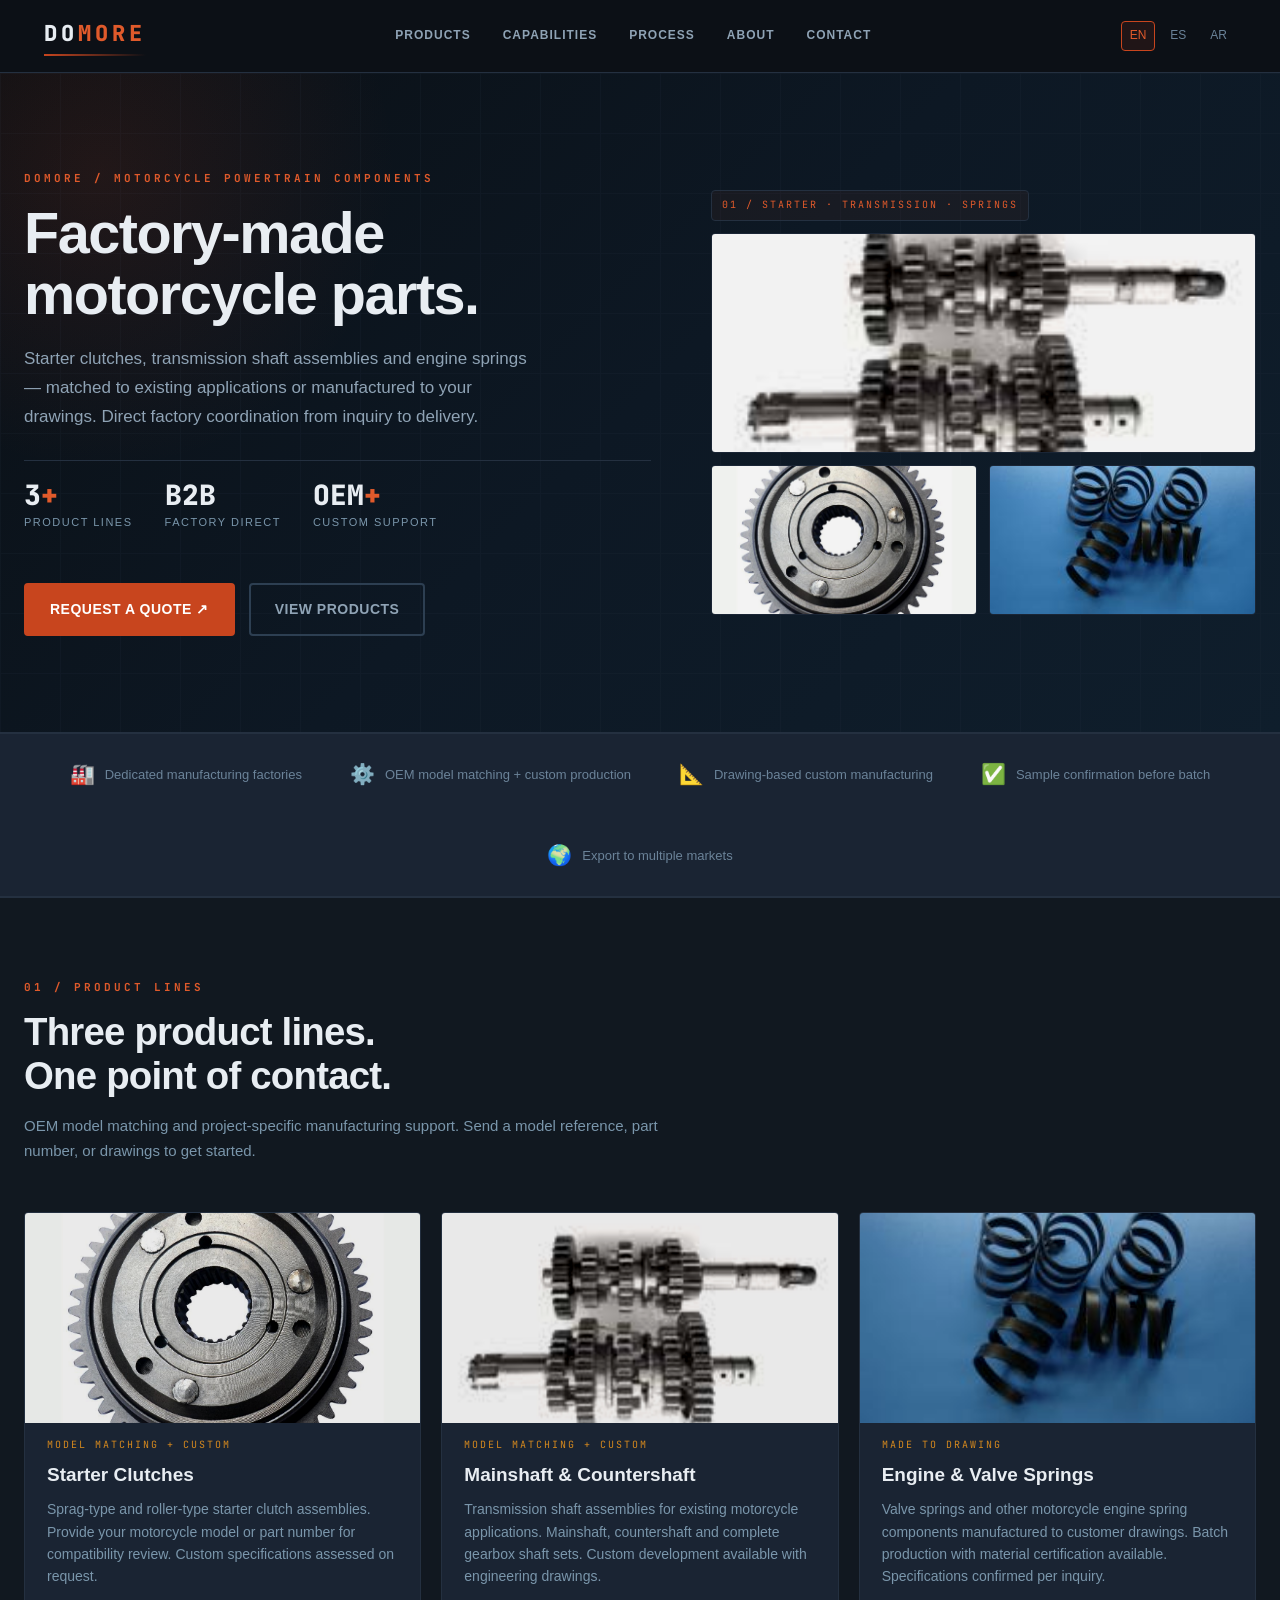
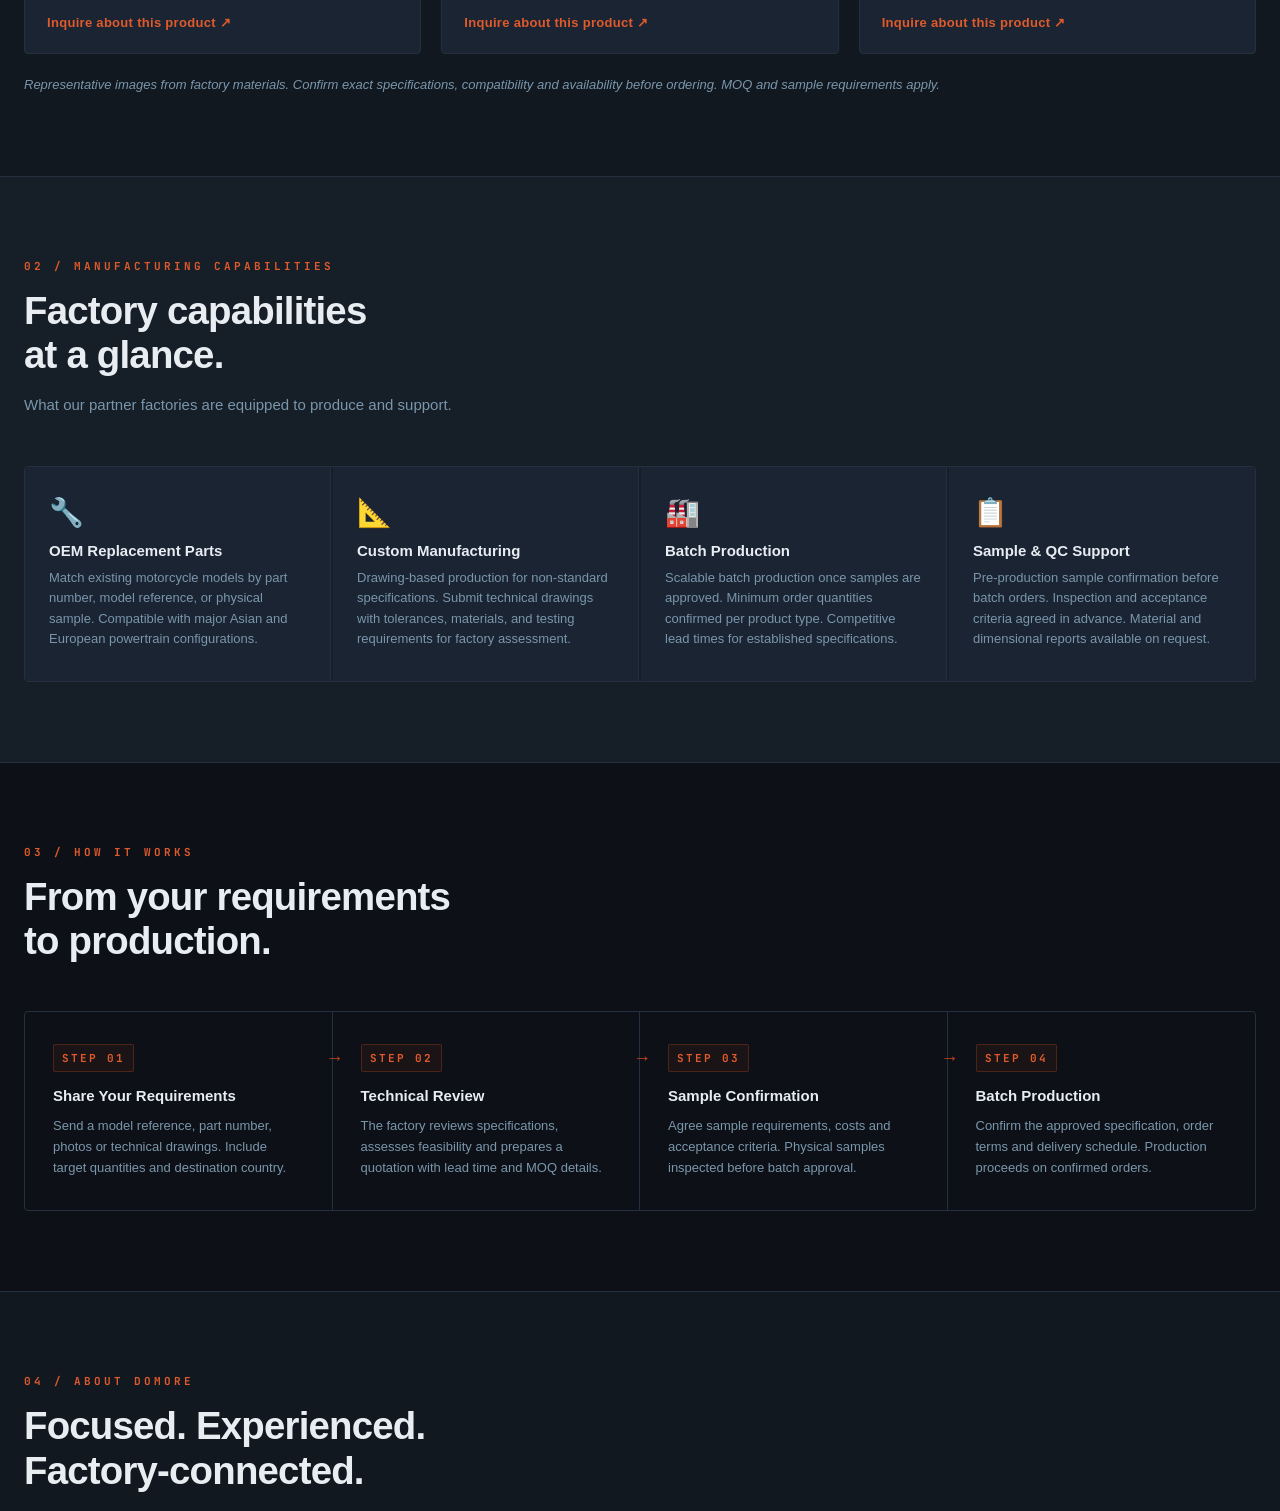
<file: index.html>
<!doctype html><html lang="en"><head><meta charset="utf-8"><meta name="viewport" content="width=device-width,initial-scale=1"><meta http-equiv="refresh" content="0;url=en/"><title>DOMORE</title></head><body><a href="en/">English</a> · <a href="es/">Español</a> · <a href="ar/">العربية</a></body></html>
</file>
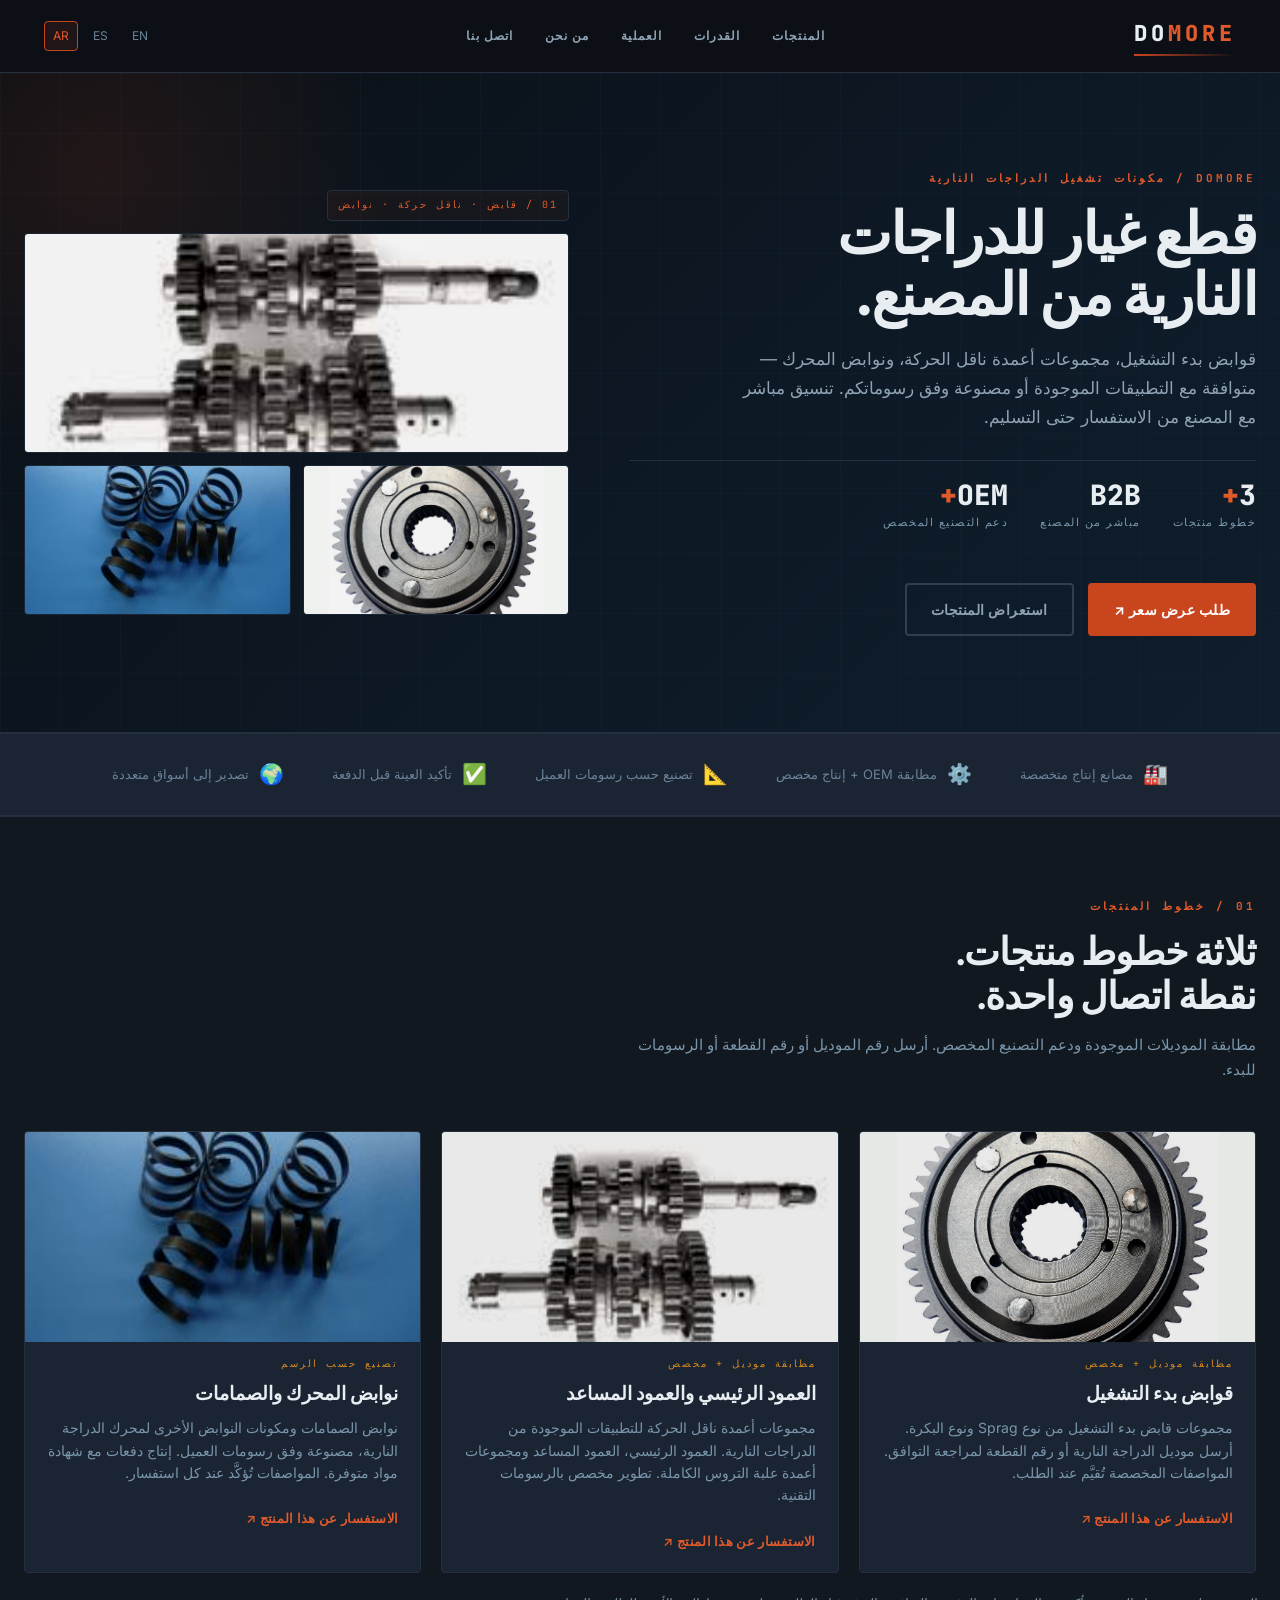
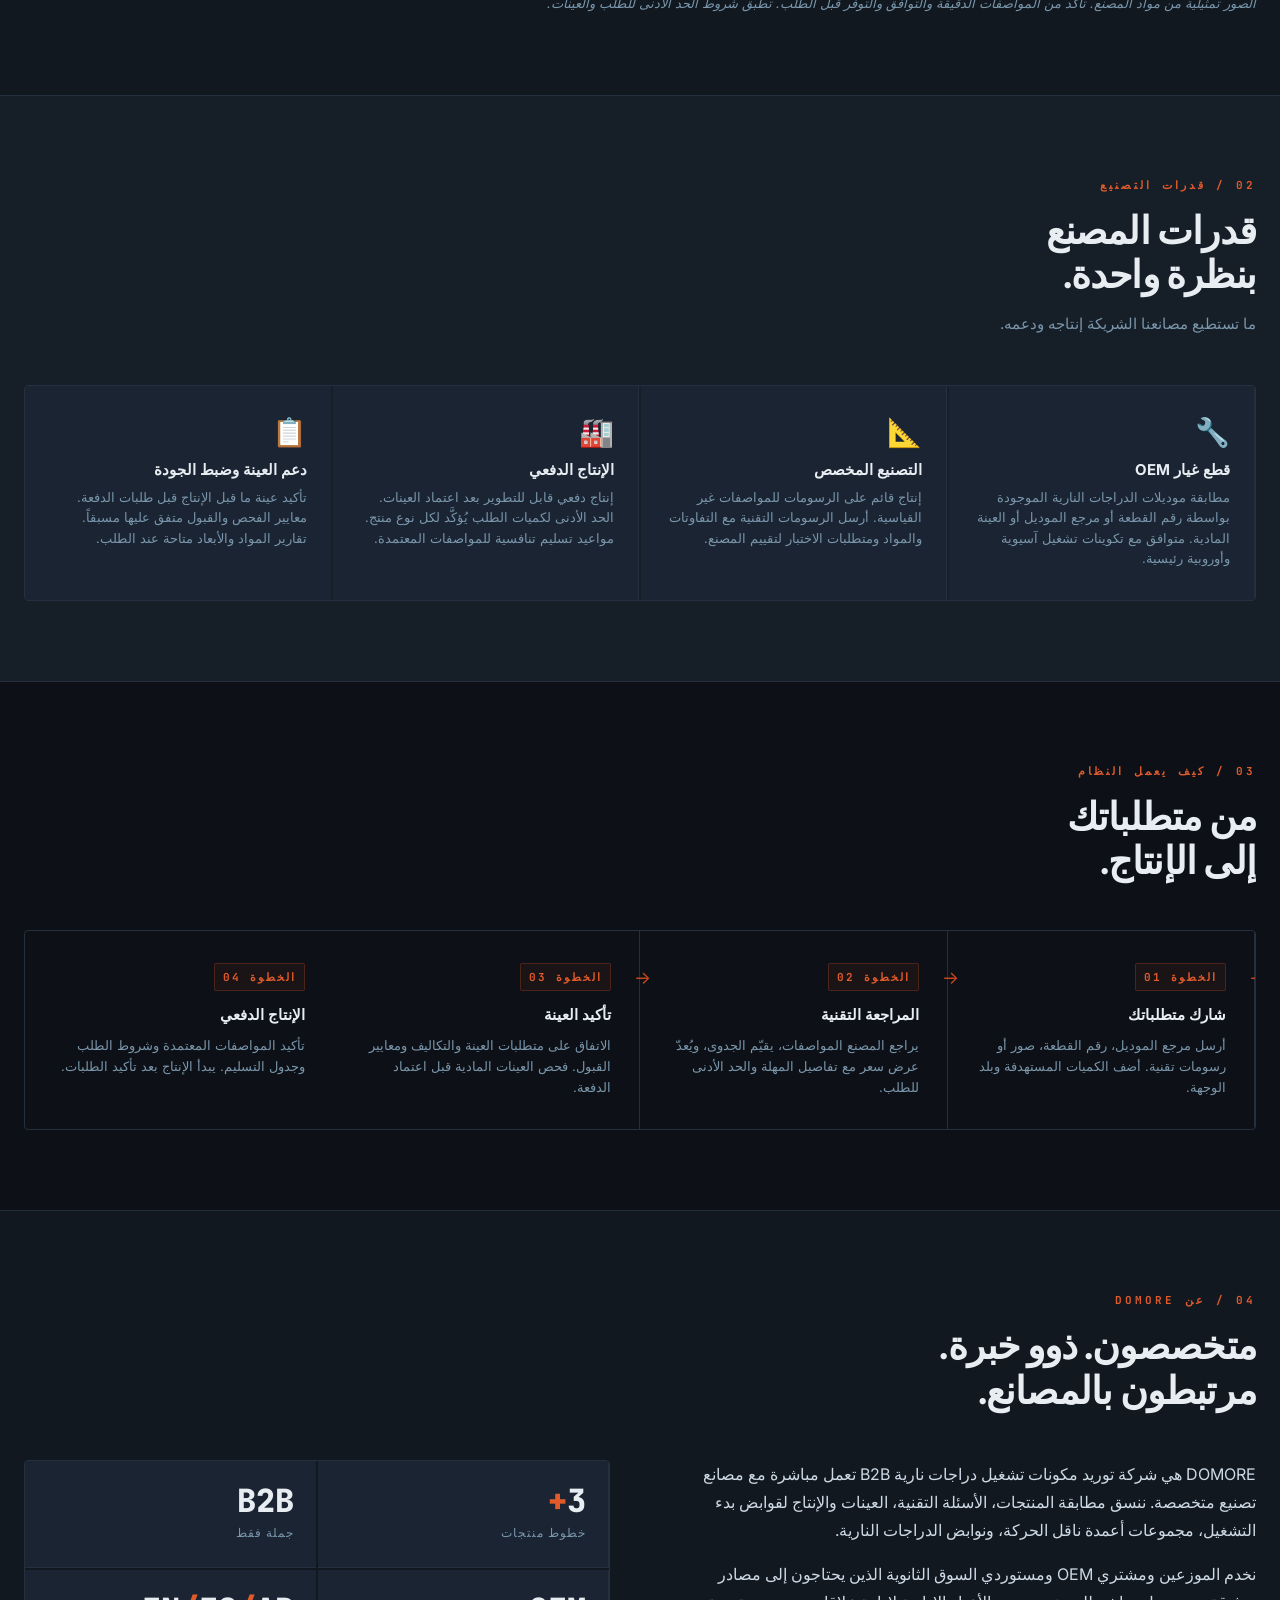
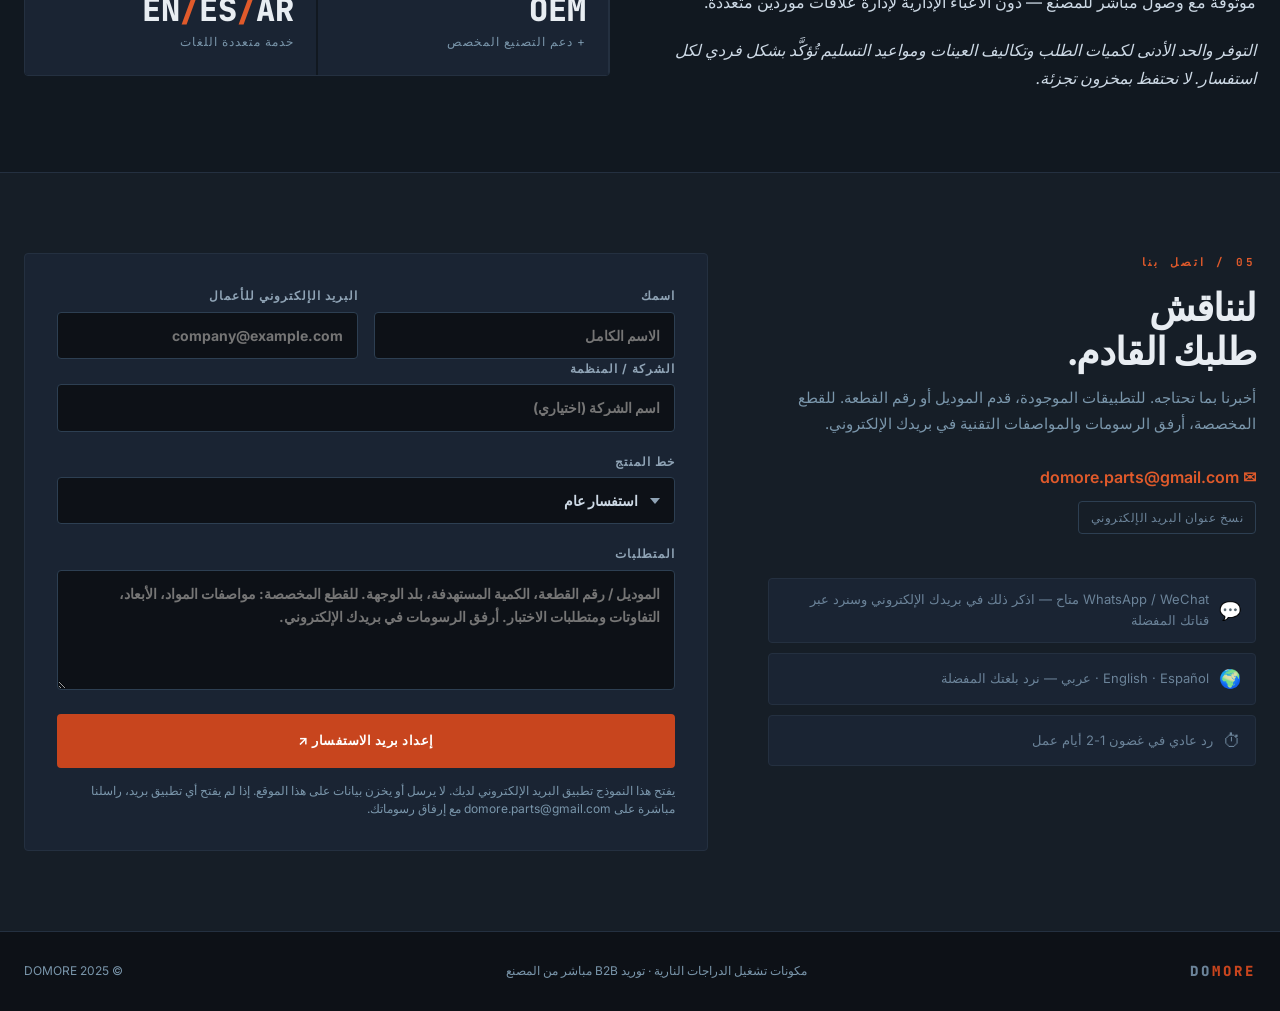
<file: ar/index.html>
<!doctype html>
<html lang="ar" dir="rtl">
<head>
<meta charset="utf-8">
<meta name="viewport" content="width=device-width,initial-scale=1">
<title>DOMORE | مكونات تشغيل الدراجات النارية — قوابض بدء التشغيل، أعمدة ناقل الحركة، نوابض المحرك</title>
<meta name="description" content="مكونات تشغيل الدراجات النارية مباشرة من المصنع: قوابض بدء التشغيل، مجموعات أعمدة ناقل الحركة، نوابض الصمامات. تطبيقات موجودة وتصنيع حسب الطلب. استفسارات B2B.">
<link rel="stylesheet" href="../assets/style.css?v=4">
<link rel="preconnect" href="https://fonts.googleapis.com">
<link rel="preconnect" href="https://fonts.gstatic.com" crossorigin>
<link href="https://fonts.googleapis.com/css2?family=Inter:wght@400;500;600;700;800&family=JetBrains+Mono:wght@700&display=swap" rel="stylesheet">
<link rel="alternate" hreflang="en" href="https://domoreparts.com/en/">
<link rel="alternate" hreflang="es" href="https://domoreparts.com/es/">
<link rel="alternate" hreflang="ar" href="https://domoreparts.com/ar/">
<link rel="canonical" href="https://domoreparts.com/ar/">
</head>
<body>

<!-- ═══ HEADER ═══════════════════════════════════════════════════════════ -->
<header>
  <div class="bar">
    <a class="logo" href="#" dir="ltr">DO<span>MORE</span></a>

    <button class="nav-toggle" id="navToggle" aria-label="فتح القائمة" aria-expanded="false">
      ☰
    </button>

    <nav id="mainNav">
      <a href="#products">المنتجات</a>
      <a href="#capabilities">القدرات</a>
      <a href="#process">العملية</a>
      <a href="#about">من نحن</a>
      <a href="#contact">اتصل بنا</a>
    </nav>

    <div class="langs">
      <a href="../en/" lang="en">EN</a>
      <a href="../es/" lang="es">ES</a>
      <a href="../ar/" lang="ar" aria-current="page">AR</a>
    </div>
  </div>
</header>

<!-- ═══ MAIN ══════════════════════════════════════════════════════════════ -->
<main>

  <!-- ── HERO ──────────────────────────────────────────────────────────── -->
  <section class="hero">
    <div>
      <div class="eyebrow">DOMORE / مكونات تشغيل الدراجات النارية</div>
      <h1>قطع غيار للدراجات<br>النارية من المصنع.</h1>
      <p>قوابض بدء التشغيل، مجموعات أعمدة ناقل الحركة، ونوابض المحرك — متوافقة مع التطبيقات الموجودة أو مصنوعة وفق رسوماتكم. تنسيق مباشر مع المصنع من الاستفسار حتى التسليم.</p>

      <div class="hero-stats">
        <div class="stat">
          <div class="stat-num">3<span>+</span></div>
          <div class="stat-label">خطوط منتجات</div>
        </div>
        <div class="stat">
          <div class="stat-num">B2B</div>
          <div class="stat-label">مباشر من المصنع</div>
        </div>
        <div class="stat">
          <div class="stat-num">OEM<span>+</span></div>
          <div class="stat-label">دعم التصنيع المخصص</div>
        </div>
      </div>

      <div class="actions">
        <a class="btn" href="#contact">طلب عرض سعر ↗</a>
        <a class="btn secondary" href="#products">استعراض المنتجات</a>
      </div>
    </div>

    <div class="hero-art">
      <div class="art-label">01 / قابض · ناقل حركة · نوابض</div>
      <img src="../assets/shafts-clean.png?v=3" alt="مجموعات أعمدة ناقل الحركة للدراجات النارية">
      <div class="pair">
        <img src="../assets/clutch-clean.jpg?v=3" alt="قابض بدء تشغيل للدراجة النارية">
        <img src="../assets/spring-0.jpg" alt="نوابض صمامات محرك مخصصة">
      </div>
    </div>
  </section>

  <!-- ── TRUST BAR ──────────────────────────────────────────────────────── -->
  <section class="trust-bar">
    <div class="trust-items">
      <div class="trust-item">
        <span class="trust-icon">🏭</span>
        <span>مصانع إنتاج متخصصة</span>
      </div>
      <div class="trust-item">
        <span class="trust-icon">⚙️</span>
        <span>مطابقة OEM + إنتاج مخصص</span>
      </div>
      <div class="trust-item">
        <span class="trust-icon">📐</span>
        <span>تصنيع حسب رسومات العميل</span>
      </div>
      <div class="trust-item">
        <span class="trust-icon">✅</span>
        <span>تأكيد العينة قبل الدفعة</span>
      </div>
      <div class="trust-item">
        <span class="trust-icon">🌍</span>
        <span>تصدير إلى أسواق متعددة</span>
      </div>
    </div>
  </section>

  <!-- ── PRODUCTS ───────────────────────────────────────────────────────── -->
  <section id="products">
    <div class="section-top">
      <div class="eyebrow">01 / خطوط المنتجات</div>
      <h2>ثلاثة خطوط منتجات.<br>نقطة اتصال واحدة.</h2>
      <p class="muted">مطابقة الموديلات الموجودة ودعم التصنيع المخصص. أرسل رقم الموديل أو رقم القطعة أو الرسومات للبدء.</p>
    </div>

    <div class="cards">

      <article class="card">
        <img class="product-img" src="../assets/clutch-clean.jpg?v=3" alt="قابض بدء تشغيل للدراجة النارية" loading="lazy">
        <div class="tag">مطابقة موديل + مخصص</div>
        <h3>قوابض بدء التشغيل</h3>
        <p>مجموعات قابض بدء التشغيل من نوع Sprag ونوع البكرة. أرسل موديل الدراجة النارية أو رقم القطعة لمراجعة التوافق. المواصفات المخصصة تُقيَّم عند الطلب.</p>
        <a class="textlink" href="#contact" data-product="Starter clutches">الاستفسار عن هذا المنتج ↗</a>
      </article>

      <article class="card">
        <img class="product-img" src="../assets/shafts-clean.png?v=3" alt="مجموعة أعمدة ناقل الحركة للدراجة النارية" loading="lazy">
        <div class="tag">مطابقة موديل + مخصص</div>
        <h3>العمود الرئيسي والعمود المساعد</h3>
        <p>مجموعات أعمدة ناقل الحركة للتطبيقات الموجودة من الدراجات النارية. العمود الرئيسي، العمود المساعد ومجموعات أعمدة علبة التروس الكاملة. تطوير مخصص بالرسومات التقنية.</p>
        <a class="textlink" href="#contact" data-product="Transmission shaft assemblies">الاستفسار عن هذا المنتج ↗</a>
      </article>

      <article class="card">
        <img class="product-img" src="../assets/spring-0.jpg" alt="نوابض صمامات محرك الدراجة النارية" loading="lazy">
        <div class="tag">تصنيع حسب الرسم</div>
        <h3>نوابض المحرك والصمامات</h3>
        <p>نوابض الصمامات ومكونات النوابض الأخرى لمحرك الدراجة النارية، مصنوعة وفق رسومات العميل. إنتاج دفعات مع شهادة مواد متوفرة. المواصفات تُؤكَّد عند كل استفسار.</p>
        <a class="textlink" href="#contact" data-product="Custom motorcycle springs">الاستفسار عن هذا المنتج ↗</a>
      </article>

    </div>
    <p class="note">الصور تمثيلية من مواد المصنع. تأكد من المواصفات الدقيقة والتوافق والتوفر قبل الطلب. تطبق شروط الحد الأدنى للطلب والعينات.</p>
  </section>

  <!-- ── CAPABILITIES ───────────────────────────────────────────────────── -->
  <section id="capabilities" class="capabilities">
    <div class="section-top">
      <div class="eyebrow">02 / قدرات التصنيع</div>
      <h2>قدرات المصنع<br>بنظرة واحدة.</h2>
      <p class="muted">ما تستطيع مصانعنا الشريكة إنتاجه ودعمه.</p>
    </div>

    <div class="cap-grid">
      <div class="cap-item">
        <div class="cap-icon">🔧</div>
        <h3>قطع غيار OEM</h3>
        <p>مطابقة موديلات الدراجات النارية الموجودة بواسطة رقم القطعة أو مرجع الموديل أو العينة المادية. متوافق مع تكوينات تشغيل آسيوية وأوروبية رئيسية.</p>
      </div>
      <div class="cap-item">
        <div class="cap-icon">📐</div>
        <h3>التصنيع المخصص</h3>
        <p>إنتاج قائم على الرسومات للمواصفات غير القياسية. أرسل الرسومات التقنية مع التفاوتات والمواد ومتطلبات الاختبار لتقييم المصنع.</p>
      </div>
      <div class="cap-item">
        <div class="cap-icon">🏭</div>
        <h3>الإنتاج الدفعي</h3>
        <p>إنتاج دفعي قابل للتطوير بعد اعتماد العينات. الحد الأدنى لكميات الطلب يُؤكَّد لكل نوع منتج. مواعيد تسليم تنافسية للمواصفات المعتمدة.</p>
      </div>
      <div class="cap-item">
        <div class="cap-icon">📋</div>
        <h3>دعم العينة وضبط الجودة</h3>
        <p>تأكيد عينة ما قبل الإنتاج قبل طلبات الدفعة. معايير الفحص والقبول متفق عليها مسبقاً. تقارير المواد والأبعاد متاحة عند الطلب.</p>
      </div>
    </div>
  </section>

  <!-- ── PROCESS ────────────────────────────────────────────────────────── -->
  <section id="process" class="process">
    <div class="section-top">
      <div class="eyebrow">03 / كيف يعمل النظام</div>
      <h2>من متطلباتك<br>إلى الإنتاج.</h2>
    </div>

    <div class="steps">
      <article>
        <span class="num">الخطوة 01</span>
        <h3>شارك متطلباتك</h3>
        <p>أرسل مرجع الموديل، رقم القطعة، صور أو رسومات تقنية. أضف الكميات المستهدفة وبلد الوجهة.</p>
      </article>
      <article>
        <span class="num">الخطوة 02</span>
        <h3>المراجعة التقنية</h3>
        <p>يراجع المصنع المواصفات، يقيّم الجدوى، ويُعدّ عرض سعر مع تفاصيل المهلة والحد الأدنى للطلب.</p>
      </article>
      <article>
        <span class="num">الخطوة 03</span>
        <h3>تأكيد العينة</h3>
        <p>الاتفاق على متطلبات العينة والتكاليف ومعايير القبول. فحص العينات المادية قبل اعتماد الدفعة.</p>
      </article>
      <article>
        <span class="num">الخطوة 04</span>
        <h3>الإنتاج الدفعي</h3>
        <p>تأكيد المواصفات المعتمدة وشروط الطلب وجدول التسليم. يبدأ الإنتاج بعد تأكيد الطلبات.</p>
      </article>
    </div>
  </section>

  <!-- ── ABOUT ──────────────────────────────────────────────────────────── -->
  <section id="about" class="about">
    <div class="section-top">
      <div class="eyebrow">04 / عن DOMORE</div>
      <h2>متخصصون. ذوو خبرة.<br>مرتبطون بالمصانع.</h2>
    </div>

    <div class="about-grid">
      <div>
        <p>DOMORE هي شركة توريد مكونات تشغيل دراجات نارية B2B تعمل مباشرة مع مصانع تصنيع متخصصة. ننسق مطابقة المنتجات، الأسئلة التقنية، العينات والإنتاج لقوابض بدء التشغيل، مجموعات أعمدة ناقل الحركة، ونوابض الدراجات النارية.</p>
        <p>نخدم الموزعين ومشتري OEM ومستوردي السوق الثانوية الذين يحتاجون إلى مصادر موثوقة مع وصول مباشر للمصنع — دون الأعباء الإدارية لإدارة علاقات موردين متعددة.</p>
        <p class="note">التوفر والحد الأدنى لكميات الطلب وتكاليف العينات ومواعيد التسليم تُؤكَّد بشكل فردي لكل استفسار. لا نحتفظ بمخزون تجزئة.</p>
      </div>

      <div class="about-facts">
        <div class="fact">
          <div class="fact-num">3<em>+</em></div>
          <div class="fact-label">خطوط منتجات</div>
        </div>
        <div class="fact">
          <div class="fact-num">B2B</div>
          <div class="fact-label">جملة فقط</div>
        </div>
        <div class="fact">
          <div class="fact-num">OEM</div>
          <div class="fact-label">+ دعم التصنيع المخصص</div>
        </div>
        <div class="fact">
          <div class="fact-num">EN<em>/</em>ES<em>/</em>AR</div>
          <div class="fact-label">خدمة متعددة اللغات</div>
        </div>
      </div>
    </div>
  </section>

  <!-- ── CONTACT ────────────────────────────────────────────────────────── -->
  <section id="contact" class="contact">
    <div class="contact-wrap">

      <div class="contact-info">
        <div class="eyebrow">05 / اتصل بنا</div>
        <h2>لنناقش<br>طلبك القادم.</h2>
        <p>أخبرنا بما تحتاجه. للتطبيقات الموجودة، قدم الموديل أو رقم القطعة. للقطع المخصصة، أرفق الرسومات والمواصفات التقنية في بريدك الإلكتروني.</p>

        <div class="email-block">
          <a class="email" href="mailto:domore.parts@gmail.com">
            ✉ domore.parts@gmail.com
          </a>
          <button class="copy" data-done="تم نسخ عنوان البريد الإلكتروني ✓">
            نسخ عنوان البريد الإلكتروني
          </button>
          <p id="status" role="status"></p>
        </div>

        <div class="contact-alts">
          <div class="contact-alt-item">
            <span class="contact-alt-icon">💬</span>
            <span>WhatsApp / WeChat متاح — اذكر ذلك في بريدك الإلكتروني وسنرد عبر قناتك المفضلة</span>
          </div>
          <div class="contact-alt-item">
            <span class="contact-alt-icon">🌍</span>
            <span>English · Español · عربي — نرد بلغتك المفضلة</span>
          </div>
          <div class="contact-alt-item">
            <span class="contact-alt-icon">⏱</span>
            <span>رد عادي في غضون 1-2 أيام عمل</span>
          </div>
        </div>
      </div>

      <form>
        <div class="two">
          <label>اسمك
            <input name="name" autocomplete="name" required maxlength="120" placeholder="الاسم الكامل">
          </label>
          <label>البريد الإلكتروني للأعمال
            <input name="email" type="email" autocomplete="email" required placeholder="company@example.com">
          </label>
        </div>

        <label>الشركة / المنظمة
          <input name="company" autocomplete="organization" maxlength="120" placeholder="اسم الشركة (اختياري)">
        </label>

        <label>خط المنتج
          <select name="product">
            <option>استفسار عام</option>
            <option>قوابض بدء التشغيل</option>
            <option>مجموعات أعمدة ناقل الحركة</option>
            <option>نوابض الدراجات النارية المخصصة</option>
          </select>
        </label>

        <label>المتطلبات
          <textarea name="message" required maxlength="4000" placeholder="الموديل / رقم القطعة، الكمية المستهدفة، بلد الوجهة. للقطع المخصصة: مواصفات المواد، الأبعاد، التفاوتات ومتطلبات الاختبار. أرفق الرسومات في بريدك الإلكتروني."></textarea>
        </label>

        <button class="btn" type="submit">إعداد بريد الاستفسار ↗</button>
        <p class="formnote">يفتح هذا النموذج تطبيق البريد الإلكتروني لديك. لا يرسل أو يخزن بيانات على هذا الموقع. إذا لم يفتح أي تطبيق بريد، راسلنا مباشرة على domore.parts@gmail.com مع إرفاق رسوماتك.</p>
      </form>

    </div>
  </section>

</main>

<!-- ═══ FOOTER ════════════════════════════════════════════════════════════ -->
<footer>
  <div class="footer-logo">DO<span>MORE</span></div>
  <p>مكونات تشغيل الدراجات النارية · توريد B2B مباشر من المصنع</p>
  <p>© DOMORE 2025</p>
</footer>

<script src="../assets/app.js?v=4"></script>
</body>
</html>
</file>
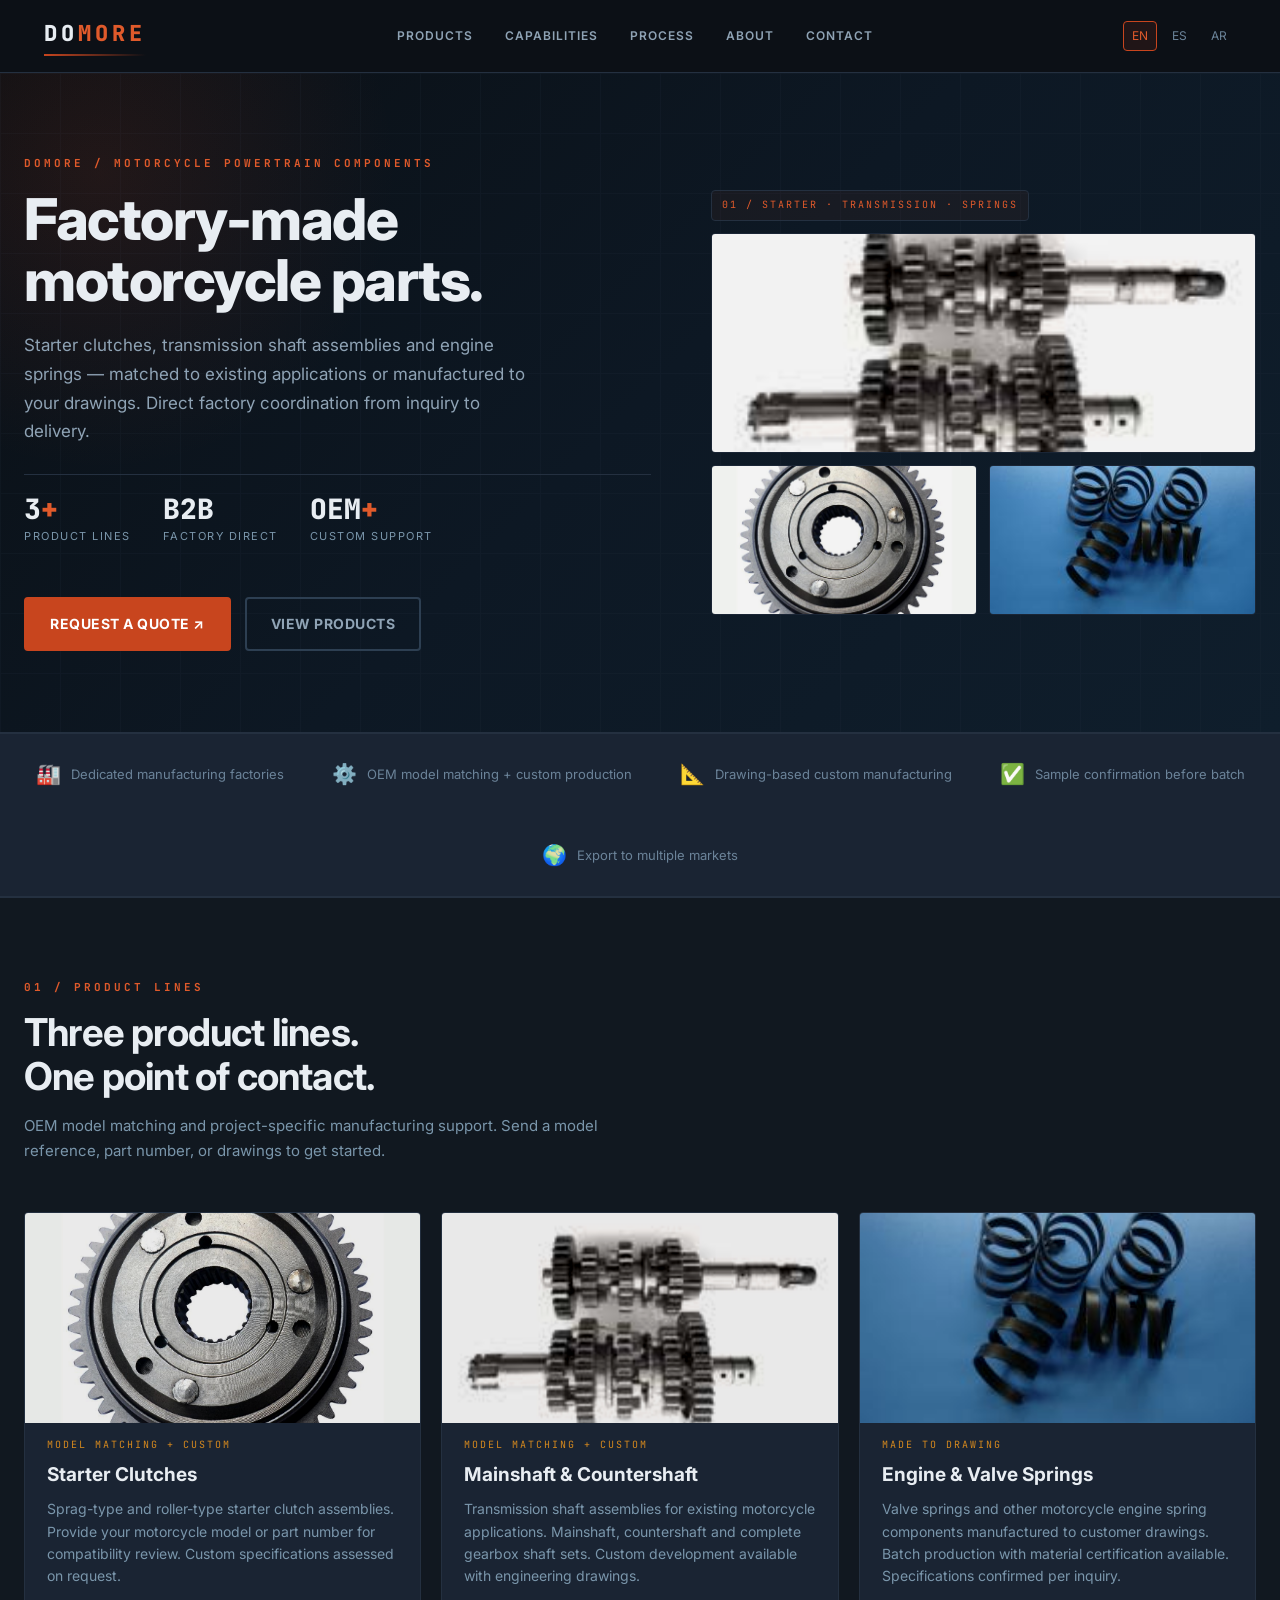
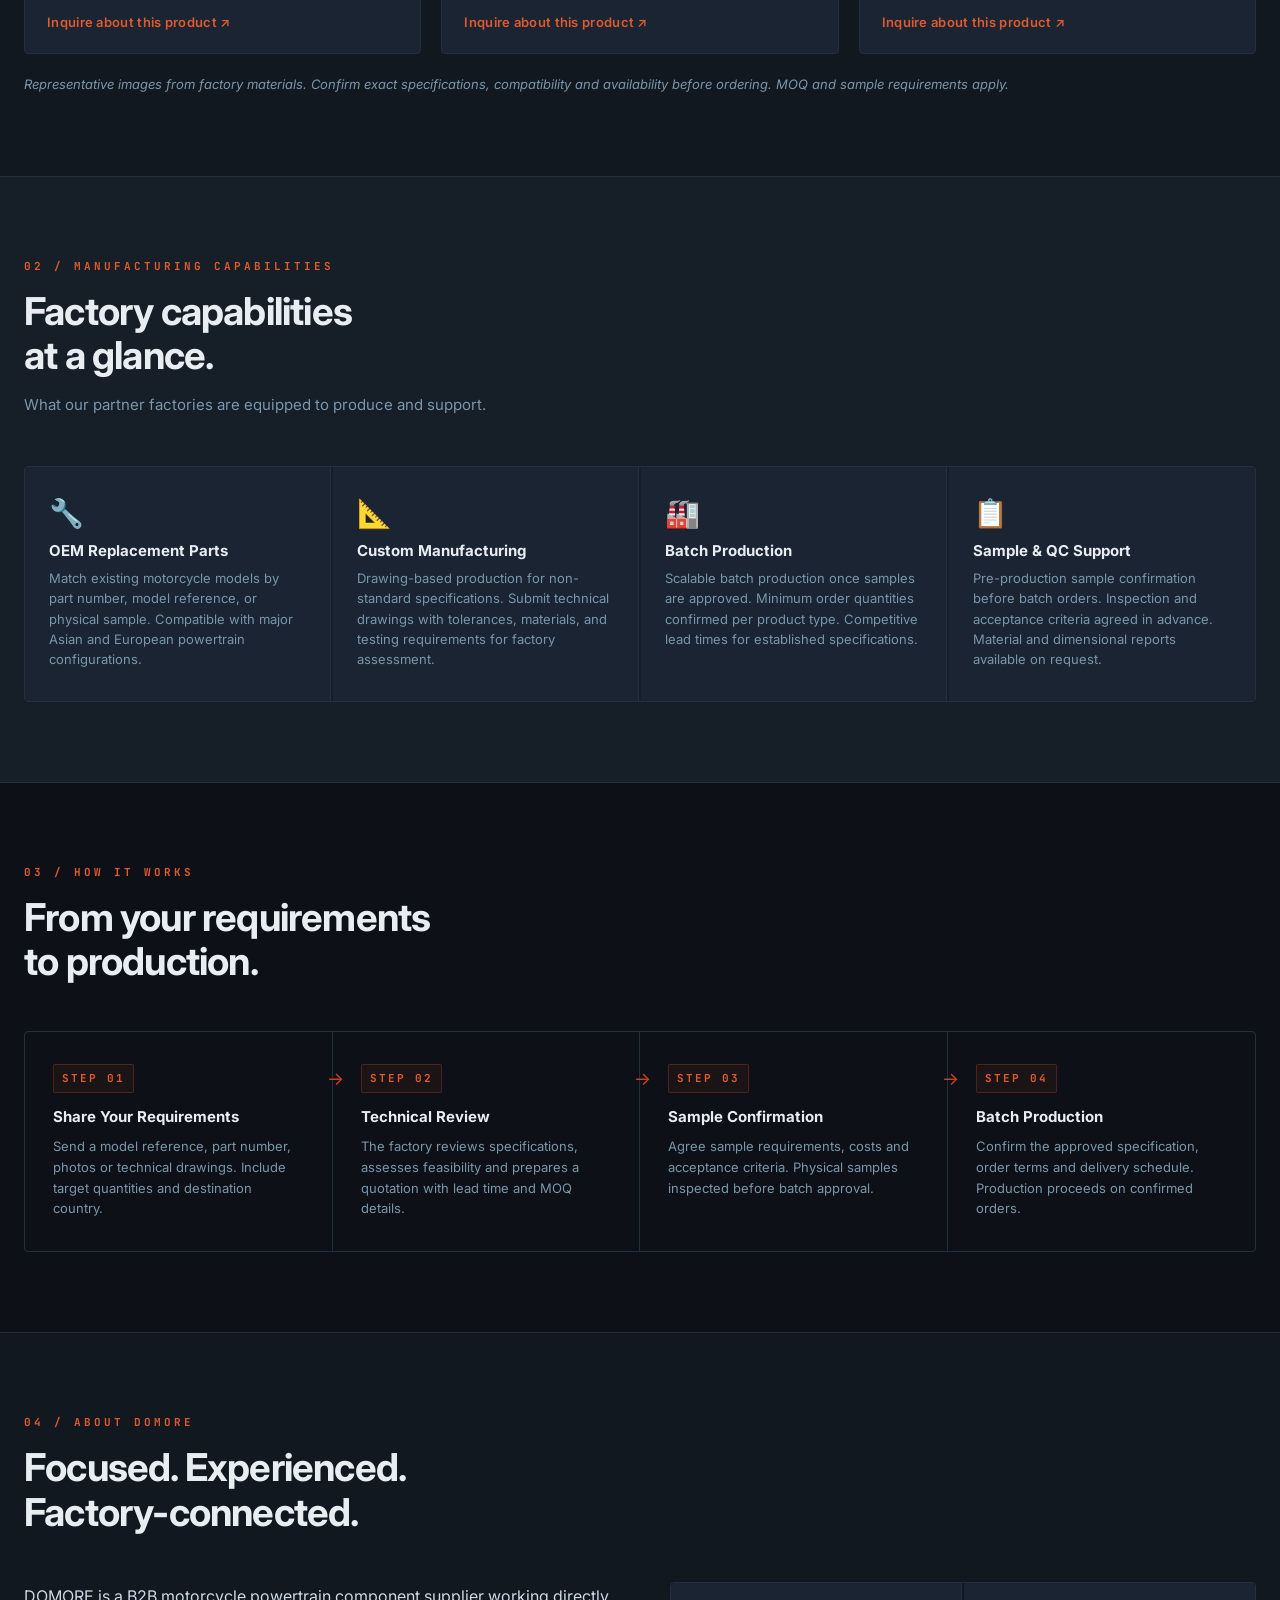
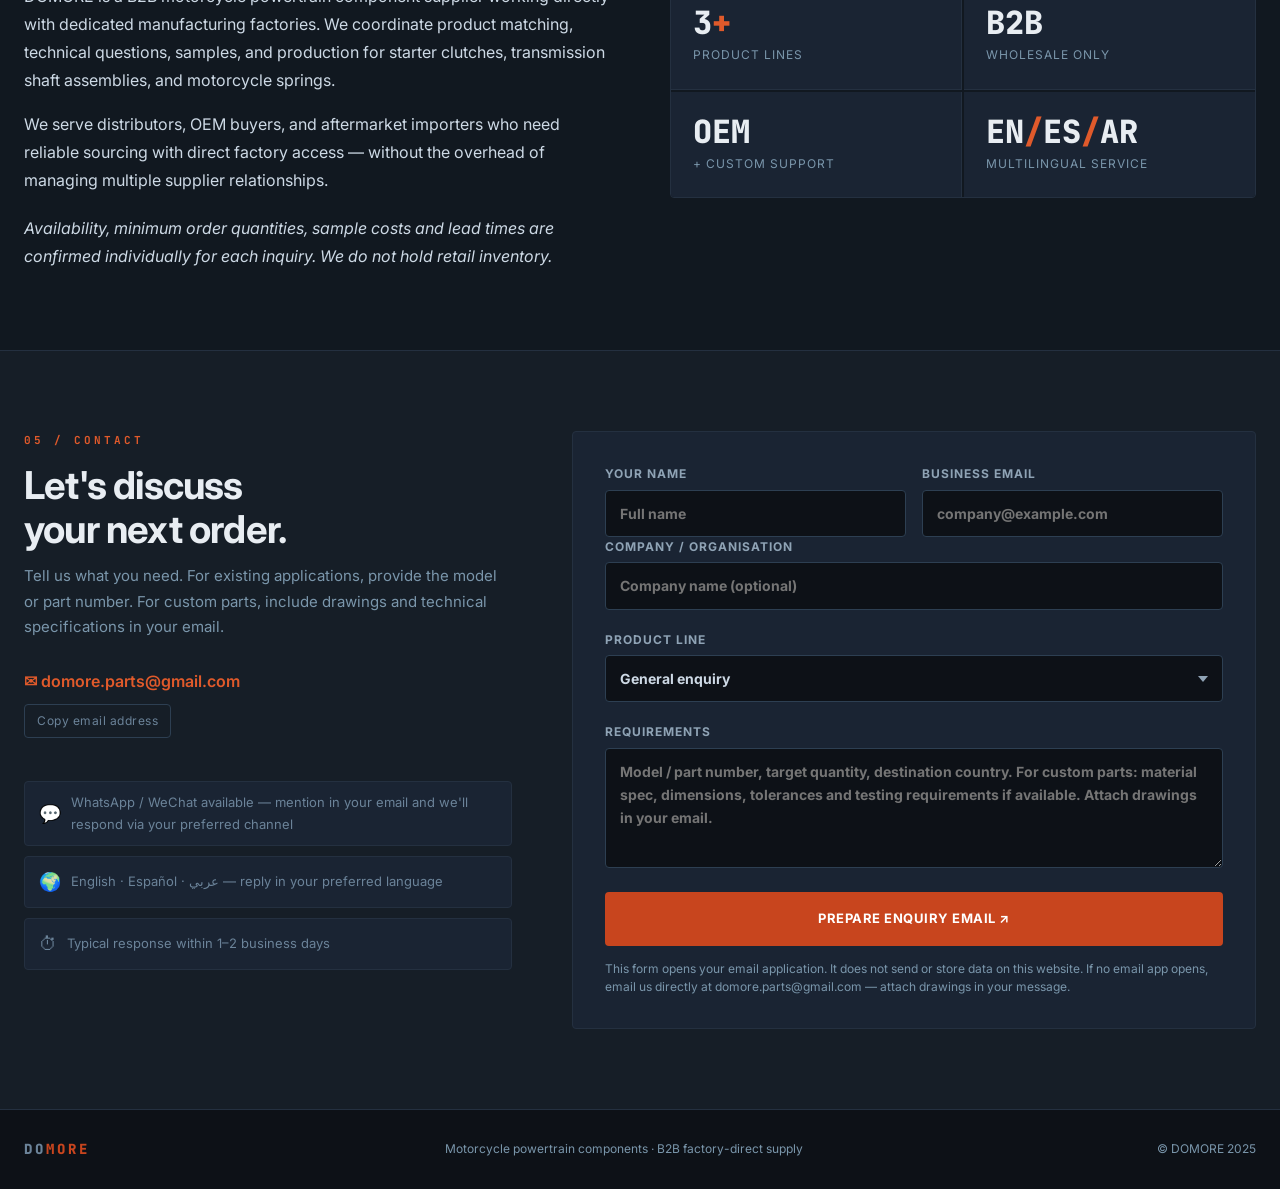
<file: en/index.html>
<!doctype html>
<html lang="en" dir="ltr">
<head>
<meta charset="utf-8">
<meta name="viewport" content="width=device-width,initial-scale=1">
<title>DOMORE | Motorcycle Powertrain Components — Starter Clutches, Transmission Shafts, Engine Springs</title>
<meta name="description" content="Factory-direct motorcycle powertrain components: starter clutches, mainshaft & countershaft assemblies, engine valve springs. Existing applications and custom manufacturing. B2B inquiries welcome.">
<link rel="stylesheet" href="../assets/style.css?v=4">
<link rel="preconnect" href="https://fonts.googleapis.com">
<link rel="preconnect" href="https://fonts.gstatic.com" crossorigin>
<link href="https://fonts.googleapis.com/css2?family=Inter:wght@400;500;600;700;800&family=JetBrains+Mono:wght@700&display=swap" rel="stylesheet">
<link rel="alternate" hreflang="en" href="https://domoreparts.com/en/">
<link rel="alternate" hreflang="es" href="https://domoreparts.com/es/">
<link rel="alternate" hreflang="ar" href="https://domoreparts.com/ar/">
<link rel="canonical" href="https://domoreparts.com/en/">
</head>
<body>

<!-- ═══ HEADER ═══════════════════════════════════════════════════════════ -->
<header>
  <div class="bar">
    <a class="logo" href="#" dir="ltr">DO<span>MORE</span></a>

    <button class="nav-toggle" id="navToggle" aria-label="Toggle navigation" aria-expanded="false">
      ☰
    </button>

    <nav id="mainNav">
      <a href="#products">Products</a>
      <a href="#capabilities">Capabilities</a>
      <a href="#process">Process</a>
      <a href="#about">About</a>
      <a href="#contact">Contact</a>
    </nav>

    <div class="langs">
      <a href="../en/" lang="en" aria-current="page">EN</a>
      <a href="../es/" lang="es">ES</a>
      <a href="../ar/" lang="ar">AR</a>
    </div>
  </div>
</header>

<!-- ═══ MAIN ══════════════════════════════════════════════════════════════ -->
<main>

  <!-- ── HERO ──────────────────────────────────────────────────────────── -->
  <section class="hero">
    <div>
      <div class="eyebrow">DOMORE / Motorcycle Powertrain Components</div>
      <h1>Factory-made<br>motorcycle parts.</h1>
      <p>Starter clutches, transmission shaft assemblies and engine springs — matched to existing applications or manufactured to your drawings. Direct factory coordination from inquiry to delivery.</p>

      <div class="hero-stats">
        <div class="stat">
          <div class="stat-num">3<span>+</span></div>
          <div class="stat-label">Product Lines</div>
        </div>
        <div class="stat">
          <div class="stat-num">B2B</div>
          <div class="stat-label">Factory Direct</div>
        </div>
        <div class="stat">
          <div class="stat-num">OEM<span>+</span></div>
          <div class="stat-label">Custom Support</div>
        </div>
      </div>

      <div class="actions">
        <a class="btn" href="#contact">Request a Quote ↗</a>
        <a class="btn secondary" href="#products">View Products</a>
      </div>
    </div>

    <div class="hero-art">
      <div class="art-label">01 / STARTER · TRANSMISSION · SPRINGS</div>
      <img src="../assets/shafts-clean.png?v=3" alt="Motorcycle transmission mainshaft and countershaft assemblies">
      <div class="pair">
        <img src="../assets/clutch-clean.jpg?v=3" alt="Motorcycle starter clutch assembly">
        <img src="../assets/spring-0.jpg" alt="Custom engine valve springs">
      </div>
    </div>
  </section>

  <!-- ── TRUST BAR ──────────────────────────────────────────────────────── -->
  <section class="trust-bar">
    <div class="trust-items">
      <div class="trust-item">
        <span class="trust-icon">🏭</span>
        <span>Dedicated manufacturing factories</span>
      </div>
      <div class="trust-item">
        <span class="trust-icon">⚙️</span>
        <span>OEM model matching + custom production</span>
      </div>
      <div class="trust-item">
        <span class="trust-icon">📐</span>
        <span>Drawing-based custom manufacturing</span>
      </div>
      <div class="trust-item">
        <span class="trust-icon">✅</span>
        <span>Sample confirmation before batch</span>
      </div>
      <div class="trust-item">
        <span class="trust-icon">🌍</span>
        <span>Export to multiple markets</span>
      </div>
    </div>
  </section>

  <!-- ── PRODUCTS ───────────────────────────────────────────────────────── -->
  <section id="products">
    <div class="section-top">
      <div class="eyebrow">01 / Product Lines</div>
      <h2>Three product lines.<br>One point of contact.</h2>
      <p class="muted">OEM model matching and project-specific manufacturing support. Send a model reference, part number, or drawings to get started.</p>
    </div>

    <div class="cards">

      <!-- Starter Clutches -->
      <article class="card">
        <img class="product-img" src="../assets/clutch-clean.jpg?v=3" alt="Starter clutch assembly for motorcycles" loading="lazy">
        <div class="tag">Model Matching + Custom</div>
        <h3>Starter Clutches</h3>
        <p>Sprag-type and roller-type starter clutch assemblies. Provide your motorcycle model or part number for compatibility review. Custom specifications assessed on request.</p>
        <a class="textlink" href="#contact" data-product="Starter clutches">Inquire about this product ↗</a>
      </article>

      <!-- Transmission Shafts -->
      <article class="card">
        <img class="product-img" src="../assets/shafts-clean.png?v=3" alt="Motorcycle transmission mainshaft and countershaft assemblies" loading="lazy">
        <div class="tag">Model Matching + Custom</div>
        <h3>Mainshaft &amp; Countershaft</h3>
        <p>Transmission shaft assemblies for existing motorcycle applications. Mainshaft, countershaft and complete gearbox shaft sets. Custom development available with engineering drawings.</p>
        <a class="textlink" href="#contact" data-product="Transmission shaft assemblies">Inquire about this product ↗</a>
      </article>

      <!-- Springs -->
      <article class="card">
        <img class="product-img" src="../assets/spring-0.jpg" alt="Custom motorcycle engine valve springs" loading="lazy">
        <div class="tag">Made to Drawing</div>
        <h3>Engine &amp; Valve Springs</h3>
        <p>Valve springs and other motorcycle engine spring components manufactured to customer drawings. Batch production with material certification available. Specifications confirmed per inquiry.</p>
        <a class="textlink" href="#contact" data-product="Custom motorcycle springs">Inquire about this product ↗</a>
      </article>

    </div>
    <p class="note">Representative images from factory materials. Confirm exact specifications, compatibility and availability before ordering. MOQ and sample requirements apply.</p>
  </section>

  <!-- ── CAPABILITIES ───────────────────────────────────────────────────── -->
  <section id="capabilities" class="capabilities">
    <div class="section-top">
      <div class="eyebrow">02 / Manufacturing Capabilities</div>
      <h2>Factory capabilities<br>at a glance.</h2>
      <p class="muted">What our partner factories are equipped to produce and support.</p>
    </div>

    <div class="cap-grid">
      <div class="cap-item">
        <div class="cap-icon">🔧</div>
        <h3>OEM Replacement Parts</h3>
        <p>Match existing motorcycle models by part number, model reference, or physical sample. Compatible with major Asian and European powertrain configurations.</p>
      </div>
      <div class="cap-item">
        <div class="cap-icon">📐</div>
        <h3>Custom Manufacturing</h3>
        <p>Drawing-based production for non-standard specifications. Submit technical drawings with tolerances, materials, and testing requirements for factory assessment.</p>
      </div>
      <div class="cap-item">
        <div class="cap-icon">🏭</div>
        <h3>Batch Production</h3>
        <p>Scalable batch production once samples are approved. Minimum order quantities confirmed per product type. Competitive lead times for established specifications.</p>
      </div>
      <div class="cap-item">
        <div class="cap-icon">📋</div>
        <h3>Sample &amp; QC Support</h3>
        <p>Pre-production sample confirmation before batch orders. Inspection and acceptance criteria agreed in advance. Material and dimensional reports available on request.</p>
      </div>
    </div>
  </section>

  <!-- ── PROCESS ────────────────────────────────────────────────────────── -->
  <section id="process" class="process">
    <div class="section-top">
      <div class="eyebrow">03 / How It Works</div>
      <h2>From your requirements<br>to production.</h2>
    </div>

    <div class="steps">
      <article>
        <span class="num">STEP 01</span>
        <h3>Share Your Requirements</h3>
        <p>Send a model reference, part number, photos or technical drawings. Include target quantities and destination country.</p>
      </article>
      <article>
        <span class="num">STEP 02</span>
        <h3>Technical Review</h3>
        <p>The factory reviews specifications, assesses feasibility and prepares a quotation with lead time and MOQ details.</p>
      </article>
      <article>
        <span class="num">STEP 03</span>
        <h3>Sample Confirmation</h3>
        <p>Agree sample requirements, costs and acceptance criteria. Physical samples inspected before batch approval.</p>
      </article>
      <article>
        <span class="num">STEP 04</span>
        <h3>Batch Production</h3>
        <p>Confirm the approved specification, order terms and delivery schedule. Production proceeds on confirmed orders.</p>
      </article>
    </div>
  </section>

  <!-- ── ABOUT ──────────────────────────────────────────────────────────── -->
  <section id="about" class="about">
    <div class="section-top">
      <div class="eyebrow">04 / About DOMORE</div>
      <h2>Focused. Experienced.<br>Factory-connected.</h2>
    </div>

    <div class="about-grid">
      <div>
        <p>DOMORE is a B2B motorcycle powertrain component supplier working directly with dedicated manufacturing factories. We coordinate product matching, technical questions, samples, and production for starter clutches, transmission shaft assemblies, and motorcycle springs.</p>
        <p>We serve distributors, OEM buyers, and aftermarket importers who need reliable sourcing with direct factory access — without the overhead of managing multiple supplier relationships.</p>
        <p class="note">Availability, minimum order quantities, sample costs and lead times are confirmed individually for each inquiry. We do not hold retail inventory.</p>
      </div>

      <div class="about-facts">
        <div class="fact">
          <div class="fact-num">3<em>+</em></div>
          <div class="fact-label">Product Lines</div>
        </div>
        <div class="fact">
          <div class="fact-num">B2B</div>
          <div class="fact-label">Wholesale Only</div>
        </div>
        <div class="fact">
          <div class="fact-num">OEM</div>
          <div class="fact-label">+ Custom Support</div>
        </div>
        <div class="fact">
          <div class="fact-num">EN<em>/</em>ES<em>/</em>AR</div>
          <div class="fact-label">Multilingual Service</div>
        </div>
      </div>
    </div>
  </section>

  <!-- ── CONTACT ────────────────────────────────────────────────────────── -->
  <section id="contact" class="contact">
    <div class="contact-wrap">

      <div class="contact-info">
        <div class="eyebrow">05 / Contact</div>
        <h2>Let's discuss<br>your next order.</h2>
        <p>Tell us what you need. For existing applications, provide the model or part number. For custom parts, include drawings and technical specifications in your email.</p>

        <div class="email-block">
          <a class="email" href="mailto:domore.parts@gmail.com">
            ✉ domore.parts@gmail.com
          </a>
          <button class="copy" data-done="Email address copied ✓">
            Copy email address
          </button>
          <p id="status" role="status"></p>
        </div>

        <div class="contact-alts">
          <div class="contact-alt-item">
            <span class="contact-alt-icon">💬</span>
            <span>WhatsApp / WeChat available — mention in your email and we'll respond via your preferred channel</span>
          </div>
          <div class="contact-alt-item">
            <span class="contact-alt-icon">🌍</span>
            <span>English · Español · عربي — reply in your preferred language</span>
          </div>
          <div class="contact-alt-item">
            <span class="contact-alt-icon">⏱</span>
            <span>Typical response within 1–2 business days</span>
          </div>
        </div>
      </div>

      <form>
        <div class="two">
          <label>Your name
            <input name="name" autocomplete="name" required maxlength="120" placeholder="Full name">
          </label>
          <label>Business email
            <input name="email" type="email" autocomplete="email" required placeholder="company@example.com">
          </label>
        </div>

        <label>Company / Organisation
          <input name="company" autocomplete="organization" maxlength="120" placeholder="Company name (optional)">
        </label>

        <label>Product line
          <select name="product">
            <option>General enquiry</option>
            <option>Starter clutches</option>
            <option>Transmission shaft assemblies</option>
            <option>Custom motorcycle springs</option>
          </select>
        </label>

        <label>Requirements
          <textarea name="message" required maxlength="4000" placeholder="Model / part number, target quantity, destination country. For custom parts: material spec, dimensions, tolerances and testing requirements if available. Attach drawings in your email."></textarea>
        </label>

        <button class="btn" type="submit">Prepare Enquiry Email ↗</button>
        <p class="formnote">This form opens your email application. It does not send or store data on this website. If no email app opens, email us directly at domore.parts@gmail.com — attach drawings in your message.</p>
      </form>

    </div>
  </section>

</main>

<!-- ═══ FOOTER ════════════════════════════════════════════════════════════ -->
<footer>
  <div class="footer-logo">DO<span>MORE</span></div>
  <p>Motorcycle powertrain components · B2B factory-direct supply</p>
  <p>© DOMORE 2025</p>
</footer>

<!-- ═══ SCRIPTS ═══════════════════════════════════════════════════════════ -->
<script src="../assets/app.js?v=4"></script>
</body>
</html>
</file>
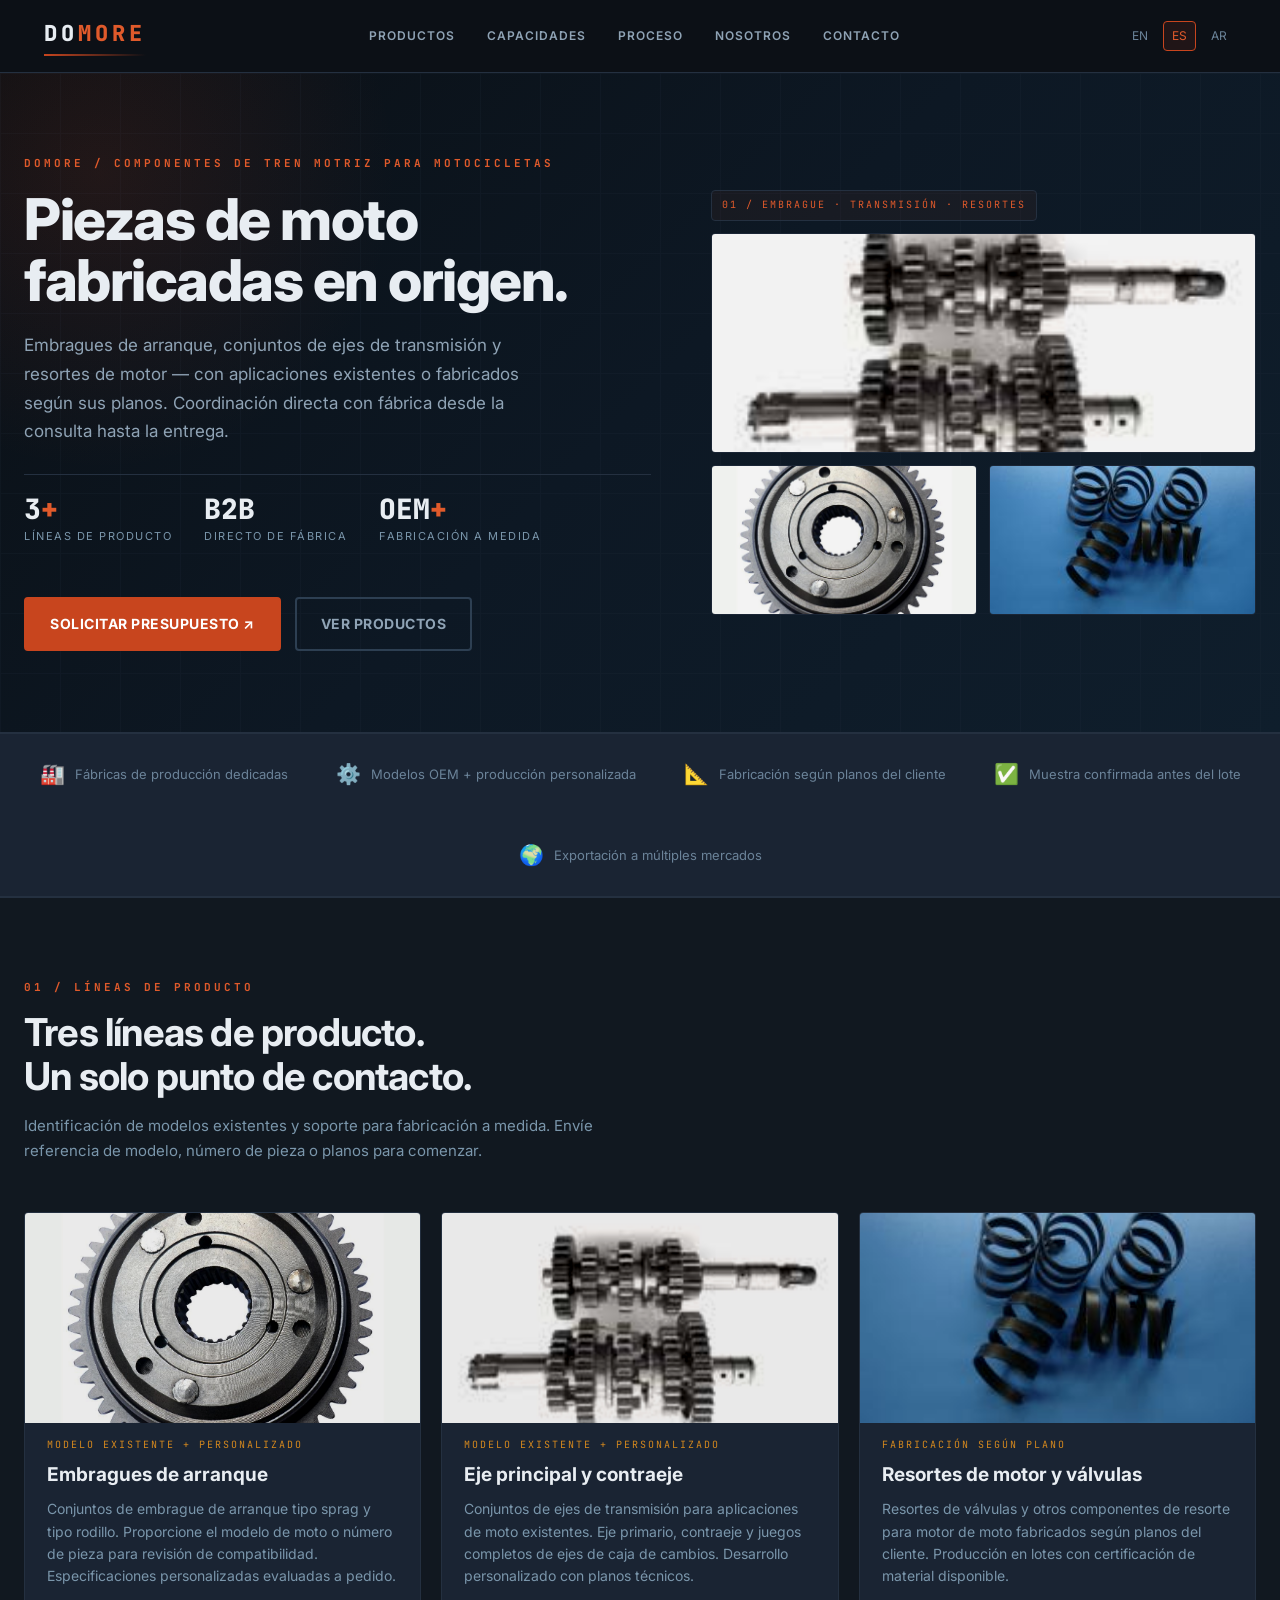
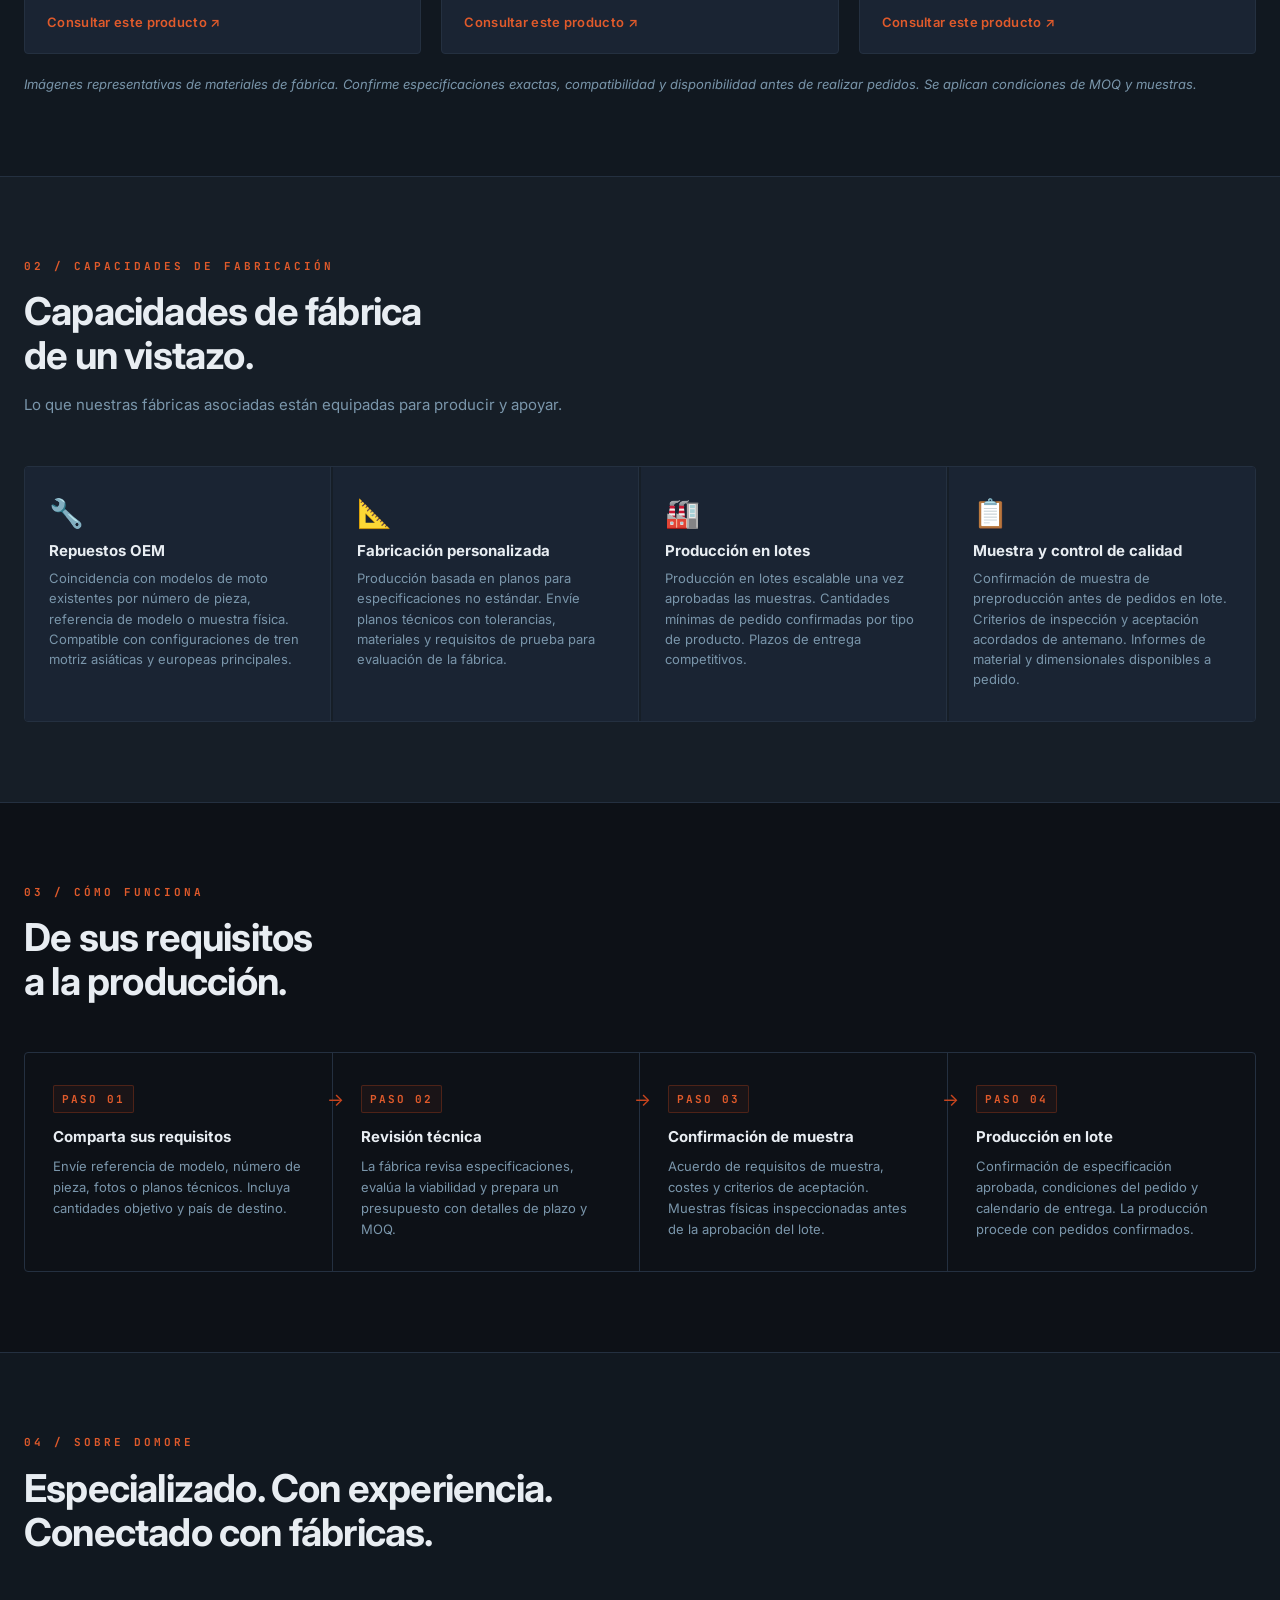
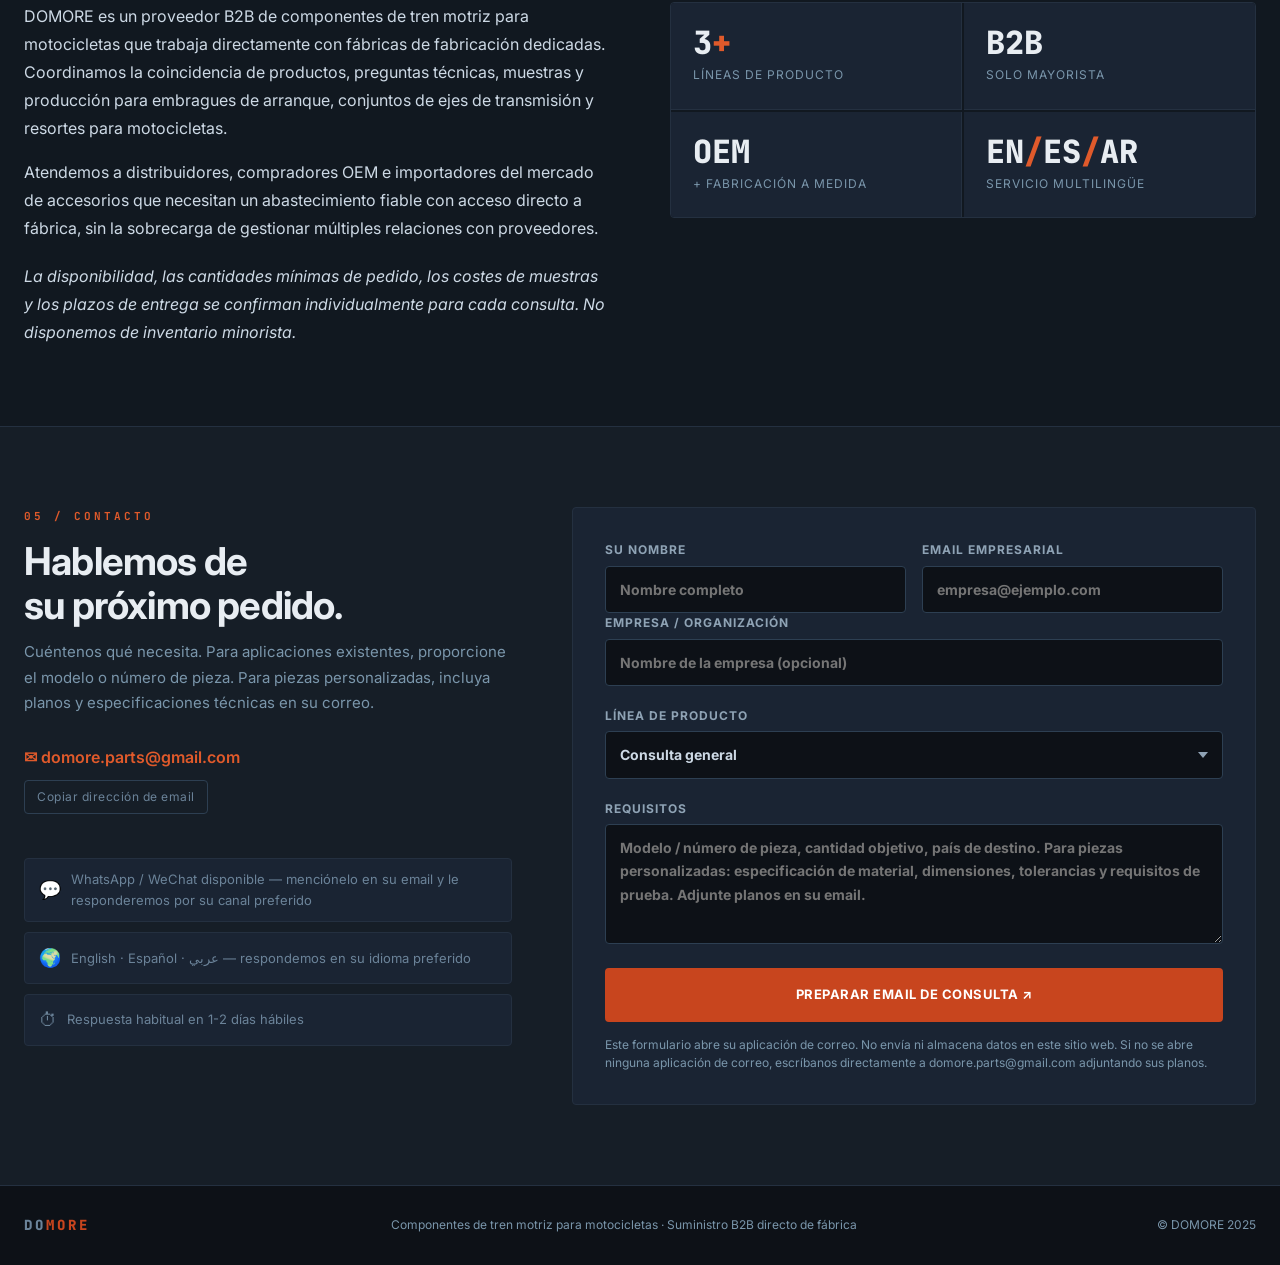
<file: es/index.html>
<!doctype html>
<html lang="es" dir="ltr">
<head>
<meta charset="utf-8">
<meta name="viewport" content="width=device-width,initial-scale=1">
<title>DOMORE | Componentes para motocicletas — Embragues, Ejes de Transmisión, Resortes de Motor</title>
<meta name="description" content="Componentes de tren motriz para motocicletas directamente de fábrica: embragues de arranque, conjuntos de ejes de transmisión, resortes de válvulas. Aplicaciones existentes y fabricación a medida. Consultas B2B.">
<link rel="stylesheet" href="../assets/style.css?v=4">
<link rel="preconnect" href="https://fonts.googleapis.com">
<link rel="preconnect" href="https://fonts.gstatic.com" crossorigin>
<link href="https://fonts.googleapis.com/css2?family=Inter:wght@400;500;600;700;800&family=JetBrains+Mono:wght@700&display=swap" rel="stylesheet">
<link rel="alternate" hreflang="en" href="https://domoreparts.com/en/">
<link rel="alternate" hreflang="es" href="https://domoreparts.com/es/">
<link rel="alternate" hreflang="ar" href="https://domoreparts.com/ar/">
<link rel="canonical" href="https://domoreparts.com/es/">
</head>
<body>

<!-- ═══ HEADER ═══════════════════════════════════════════════════════════ -->
<header>
  <div class="bar">
    <a class="logo" href="#" dir="ltr">DO<span>MORE</span></a>

    <button class="nav-toggle" id="navToggle" aria-label="Abrir menú" aria-expanded="false">
      ☰
    </button>

    <nav id="mainNav">
      <a href="#products">Productos</a>
      <a href="#capabilities">Capacidades</a>
      <a href="#process">Proceso</a>
      <a href="#about">Nosotros</a>
      <a href="#contact">Contacto</a>
    </nav>

    <div class="langs">
      <a href="../en/" lang="en">EN</a>
      <a href="../es/" lang="es" aria-current="page">ES</a>
      <a href="../ar/" lang="ar">AR</a>
    </div>
  </div>
</header>

<!-- ═══ MAIN ══════════════════════════════════════════════════════════════ -->
<main>

  <!-- ── HERO ──────────────────────────────────────────────────────────── -->
  <section class="hero">
    <div>
      <div class="eyebrow">DOMORE / Componentes de tren motriz para motocicletas</div>
      <h1>Piezas de moto<br>fabricadas en origen.</h1>
      <p>Embragues de arranque, conjuntos de ejes de transmisión y resortes de motor — con aplicaciones existentes o fabricados según sus planos. Coordinación directa con fábrica desde la consulta hasta la entrega.</p>

      <div class="hero-stats">
        <div class="stat">
          <div class="stat-num">3<span>+</span></div>
          <div class="stat-label">Líneas de producto</div>
        </div>
        <div class="stat">
          <div class="stat-num">B2B</div>
          <div class="stat-label">Directo de fábrica</div>
        </div>
        <div class="stat">
          <div class="stat-num">OEM<span>+</span></div>
          <div class="stat-label">Fabricación a medida</div>
        </div>
      </div>

      <div class="actions">
        <a class="btn" href="#contact">Solicitar presupuesto ↗</a>
        <a class="btn secondary" href="#products">Ver productos</a>
      </div>
    </div>

    <div class="hero-art">
      <div class="art-label">01 / EMBRAGUE · TRANSMISIÓN · RESORTES</div>
      <img src="../assets/shafts-clean.png?v=3" alt="Conjuntos de ejes de transmisión para motocicletas">
      <div class="pair">
        <img src="../assets/clutch-clean.jpg?v=3" alt="Embrague de arranque para motocicleta">
        <img src="../assets/spring-0.jpg" alt="Resortes de válvulas para motor de moto">
      </div>
    </div>
  </section>

  <!-- ── TRUST BAR ──────────────────────────────────────────────────────── -->
  <section class="trust-bar">
    <div class="trust-items">
      <div class="trust-item">
        <span class="trust-icon">🏭</span>
        <span>Fábricas de producción dedicadas</span>
      </div>
      <div class="trust-item">
        <span class="trust-icon">⚙️</span>
        <span>Modelos OEM + producción personalizada</span>
      </div>
      <div class="trust-item">
        <span class="trust-icon">📐</span>
        <span>Fabricación según planos del cliente</span>
      </div>
      <div class="trust-item">
        <span class="trust-icon">✅</span>
        <span>Muestra confirmada antes del lote</span>
      </div>
      <div class="trust-item">
        <span class="trust-icon">🌍</span>
        <span>Exportación a múltiples mercados</span>
      </div>
    </div>
  </section>

  <!-- ── PRODUCTS ───────────────────────────────────────────────────────── -->
  <section id="products">
    <div class="section-top">
      <div class="eyebrow">01 / Líneas de producto</div>
      <h2>Tres líneas de producto.<br>Un solo punto de contacto.</h2>
      <p class="muted">Identificación de modelos existentes y soporte para fabricación a medida. Envíe referencia de modelo, número de pieza o planos para comenzar.</p>
    </div>

    <div class="cards">

      <article class="card">
        <img class="product-img" src="../assets/clutch-clean.jpg?v=3" alt="Embrague de arranque para motocicleta" loading="lazy">
        <div class="tag">Modelo existente + Personalizado</div>
        <h3>Embragues de arranque</h3>
        <p>Conjuntos de embrague de arranque tipo sprag y tipo rodillo. Proporcione el modelo de moto o número de pieza para revisión de compatibilidad. Especificaciones personalizadas evaluadas a pedido.</p>
        <a class="textlink" href="#contact" data-product="Starter clutches">Consultar este producto ↗</a>
      </article>

      <article class="card">
        <img class="product-img" src="../assets/shafts-clean.png?v=3" alt="Conjunto de ejes de transmisión para motocicleta" loading="lazy">
        <div class="tag">Modelo existente + Personalizado</div>
        <h3>Eje principal y contraeje</h3>
        <p>Conjuntos de ejes de transmisión para aplicaciones de moto existentes. Eje primario, contraeje y juegos completos de ejes de caja de cambios. Desarrollo personalizado con planos técnicos.</p>
        <a class="textlink" href="#contact" data-product="Transmission shaft assemblies">Consultar este producto ↗</a>
      </article>

      <article class="card">
        <img class="product-img" src="../assets/spring-0.jpg" alt="Resortes de válvula de motor para motocicleta" loading="lazy">
        <div class="tag">Fabricación según plano</div>
        <h3>Resortes de motor y válvulas</h3>
        <p>Resortes de válvulas y otros componentes de resorte para motor de moto fabricados según planos del cliente. Producción en lotes con certificación de material disponible.</p>
        <a class="textlink" href="#contact" data-product="Custom motorcycle springs">Consultar este producto ↗</a>
      </article>

    </div>
    <p class="note">Imágenes representativas de materiales de fábrica. Confirme especificaciones exactas, compatibilidad y disponibilidad antes de realizar pedidos. Se aplican condiciones de MOQ y muestras.</p>
  </section>

  <!-- ── CAPABILITIES ───────────────────────────────────────────────────── -->
  <section id="capabilities" class="capabilities">
    <div class="section-top">
      <div class="eyebrow">02 / Capacidades de fabricación</div>
      <h2>Capacidades de fábrica<br>de un vistazo.</h2>
      <p class="muted">Lo que nuestras fábricas asociadas están equipadas para producir y apoyar.</p>
    </div>

    <div class="cap-grid">
      <div class="cap-item">
        <div class="cap-icon">🔧</div>
        <h3>Repuestos OEM</h3>
        <p>Coincidencia con modelos de moto existentes por número de pieza, referencia de modelo o muestra física. Compatible con configuraciones de tren motriz asiáticas y europeas principales.</p>
      </div>
      <div class="cap-item">
        <div class="cap-icon">📐</div>
        <h3>Fabricación personalizada</h3>
        <p>Producción basada en planos para especificaciones no estándar. Envíe planos técnicos con tolerancias, materiales y requisitos de prueba para evaluación de la fábrica.</p>
      </div>
      <div class="cap-item">
        <div class="cap-icon">🏭</div>
        <h3>Producción en lotes</h3>
        <p>Producción en lotes escalable una vez aprobadas las muestras. Cantidades mínimas de pedido confirmadas por tipo de producto. Plazos de entrega competitivos.</p>
      </div>
      <div class="cap-item">
        <div class="cap-icon">📋</div>
        <h3>Muestra y control de calidad</h3>
        <p>Confirmación de muestra de preproducción antes de pedidos en lote. Criterios de inspección y aceptación acordados de antemano. Informes de material y dimensionales disponibles a pedido.</p>
      </div>
    </div>
  </section>

  <!-- ── PROCESS ────────────────────────────────────────────────────────── -->
  <section id="process" class="process">
    <div class="section-top">
      <div class="eyebrow">03 / Cómo funciona</div>
      <h2>De sus requisitos<br>a la producción.</h2>
    </div>

    <div class="steps">
      <article>
        <span class="num">PASO 01</span>
        <h3>Comparta sus requisitos</h3>
        <p>Envíe referencia de modelo, número de pieza, fotos o planos técnicos. Incluya cantidades objetivo y país de destino.</p>
      </article>
      <article>
        <span class="num">PASO 02</span>
        <h3>Revisión técnica</h3>
        <p>La fábrica revisa especificaciones, evalúa la viabilidad y prepara un presupuesto con detalles de plazo y MOQ.</p>
      </article>
      <article>
        <span class="num">PASO 03</span>
        <h3>Confirmación de muestra</h3>
        <p>Acuerdo de requisitos de muestra, costes y criterios de aceptación. Muestras físicas inspeccionadas antes de la aprobación del lote.</p>
      </article>
      <article>
        <span class="num">PASO 04</span>
        <h3>Producción en lote</h3>
        <p>Confirmación de especificación aprobada, condiciones del pedido y calendario de entrega. La producción procede con pedidos confirmados.</p>
      </article>
    </div>
  </section>

  <!-- ── ABOUT ──────────────────────────────────────────────────────────── -->
  <section id="about" class="about">
    <div class="section-top">
      <div class="eyebrow">04 / Sobre DOMORE</div>
      <h2>Especializado. Con experiencia.<br>Conectado con fábricas.</h2>
    </div>

    <div class="about-grid">
      <div>
        <p>DOMORE es un proveedor B2B de componentes de tren motriz para motocicletas que trabaja directamente con fábricas de fabricación dedicadas. Coordinamos la coincidencia de productos, preguntas técnicas, muestras y producción para embragues de arranque, conjuntos de ejes de transmisión y resortes para motocicletas.</p>
        <p>Atendemos a distribuidores, compradores OEM e importadores del mercado de accesorios que necesitan un abastecimiento fiable con acceso directo a fábrica, sin la sobrecarga de gestionar múltiples relaciones con proveedores.</p>
        <p class="note">La disponibilidad, las cantidades mínimas de pedido, los costes de muestras y los plazos de entrega se confirman individualmente para cada consulta. No disponemos de inventario minorista.</p>
      </div>

      <div class="about-facts">
        <div class="fact">
          <div class="fact-num">3<em>+</em></div>
          <div class="fact-label">Líneas de producto</div>
        </div>
        <div class="fact">
          <div class="fact-num">B2B</div>
          <div class="fact-label">Solo mayorista</div>
        </div>
        <div class="fact">
          <div class="fact-num">OEM</div>
          <div class="fact-label">+ Fabricación a medida</div>
        </div>
        <div class="fact">
          <div class="fact-num">EN<em>/</em>ES<em>/</em>AR</div>
          <div class="fact-label">Servicio multilingüe</div>
        </div>
      </div>
    </div>
  </section>

  <!-- ── CONTACT ────────────────────────────────────────────────────────── -->
  <section id="contact" class="contact">
    <div class="contact-wrap">

      <div class="contact-info">
        <div class="eyebrow">05 / Contacto</div>
        <h2>Hablemos de<br>su próximo pedido.</h2>
        <p>Cuéntenos qué necesita. Para aplicaciones existentes, proporcione el modelo o número de pieza. Para piezas personalizadas, incluya planos y especificaciones técnicas en su correo.</p>

        <div class="email-block">
          <a class="email" href="mailto:domore.parts@gmail.com">
            ✉ domore.parts@gmail.com
          </a>
          <button class="copy" data-done="Dirección de email copiada ✓">
            Copiar dirección de email
          </button>
          <p id="status" role="status"></p>
        </div>

        <div class="contact-alts">
          <div class="contact-alt-item">
            <span class="contact-alt-icon">💬</span>
            <span>WhatsApp / WeChat disponible — menciónelo en su email y le responderemos por su canal preferido</span>
          </div>
          <div class="contact-alt-item">
            <span class="contact-alt-icon">🌍</span>
            <span>English · Español · عربي — respondemos en su idioma preferido</span>
          </div>
          <div class="contact-alt-item">
            <span class="contact-alt-icon">⏱</span>
            <span>Respuesta habitual en 1-2 días hábiles</span>
          </div>
        </div>
      </div>

      <form>
        <div class="two">
          <label>Su nombre
            <input name="name" autocomplete="name" required maxlength="120" placeholder="Nombre completo">
          </label>
          <label>Email empresarial
            <input name="email" type="email" autocomplete="email" required placeholder="empresa@ejemplo.com">
          </label>
        </div>

        <label>Empresa / Organización
          <input name="company" autocomplete="organization" maxlength="120" placeholder="Nombre de la empresa (opcional)">
        </label>

        <label>Línea de producto
          <select name="product">
            <option>Consulta general</option>
            <option>Embragues de arranque</option>
            <option>Conjuntos de ejes de transmisión</option>
            <option>Resortes personalizados para motocicleta</option>
          </select>
        </label>

        <label>Requisitos
          <textarea name="message" required maxlength="4000" placeholder="Modelo / número de pieza, cantidad objetivo, país de destino. Para piezas personalizadas: especificación de material, dimensiones, tolerancias y requisitos de prueba. Adjunte planos en su email."></textarea>
        </label>

        <button class="btn" type="submit">Preparar email de consulta ↗</button>
        <p class="formnote">Este formulario abre su aplicación de correo. No envía ni almacena datos en este sitio web. Si no se abre ninguna aplicación de correo, escríbanos directamente a domore.parts@gmail.com adjuntando sus planos.</p>
      </form>

    </div>
  </section>

</main>

<!-- ═══ FOOTER ════════════════════════════════════════════════════════════ -->
<footer>
  <div class="footer-logo">DO<span>MORE</span></div>
  <p>Componentes de tren motriz para motocicletas · Suministro B2B directo de fábrica</p>
  <p>© DOMORE 2025</p>
</footer>

<script src="../assets/app.js?v=4"></script>
</body>
</html>
</file>
<file: assets/style.css>
/* =========================================================
   DOMORE PARTS — Industrial B2B Stylesheet v4
   Dark steel aesthetic · Professional manufacturer
   ========================================================= */

/* ── Reset & Base ───────────────────────────────────────── */
*, *::before, *::after { box-sizing: border-box; margin: 0; padding: 0; }

:root {
  --bg:        #0d1117;
  --bg2:       #111820;
  --bg3:       #161e27;
  --panel:     #1a2433;
  --border:    #243040;
  --border2:   #2d3f52;
  --steel:     #8fa3b5;
  --steel2:    #6b8399;
  --text:      #cdd9e5;
  --text-muted:#7a96ab;
  --accent:    #c8451e;
  --accent2:   #e05a2b;
  --gold:      #d4881e;
  --white:     #e8edf2;
  --font:      'Inter', 'Arial', sans-serif;
  --mono:      'JetBrains Mono', 'Courier New', monospace;
  --radius:    4px;
  --max:       1240px;
  --pad:       max(24px, calc((100vw - var(--max)) / 2));
}

html {
  scroll-behavior: smooth;
  scroll-padding-top: 80px;
  font-size: 16px;
}

body {
  background: var(--bg);
  color: var(--text);
  font-family: var(--font);
  line-height: 1.65;
  -webkit-font-smoothing: antialiased;
}

a { color: inherit; text-decoration: none; }
button, input, select, textarea { font: inherit; }
img { display: block; max-width: 100%; }

/* ── Typography ─────────────────────────────────────────── */
h1 {
  font-size: clamp(36px, 4.5vw, 62px);
  line-height: 1.06;
  letter-spacing: -1.5px;
  font-weight: 800;
  color: var(--white);
}
h2 {
  font-size: clamp(26px, 3vw, 40px);
  line-height: 1.15;
  letter-spacing: -0.8px;
  font-weight: 700;
  color: var(--white);
  margin-bottom: 16px;
}
h3 {
  font-size: 18px;
  font-weight: 700;
  color: var(--white);
  line-height: 1.3;
}
p { color: var(--text); }

.eyebrow {
  font-size: 11px;
  letter-spacing: 3px;
  font-weight: 700;
  text-transform: uppercase;
  color: var(--accent2);
  font-family: var(--mono);
  margin-bottom: 14px;
}

.muted { color: var(--text-muted); font-size: 15px; }
.note  { color: var(--text-muted); font-size: 13px; font-style: italic; margin-top: 20px; }

/* ── Header / Nav ───────────────────────────────────────── */
header {
  position: sticky;
  top: 0;
  z-index: 100;
  background: rgba(13,17,23,0.97);
  border-bottom: 1px solid var(--border);
  backdrop-filter: blur(12px);
}

.bar {
  max-width: var(--max);
  margin: auto;
  display: flex;
  align-items: center;
  justify-content: space-between;
  padding: 0 var(--pad);
  height: 72px;
  gap: 24px;
}

.logo {
  font-family: var(--mono);
  font-size: 22px;
  font-weight: 900;
  letter-spacing: 4px;
  color: var(--white);
  text-transform: uppercase;
  flex-shrink: 0;
}
.logo span { color: var(--accent2); }

/* Small accent rule beneath logo */
.logo::after {
  content: '';
  display: block;
  width: 100%;
  height: 2px;
  background: linear-gradient(90deg, var(--accent) 0%, transparent 100%);
  margin-top: 2px;
}

nav {
  display: flex;
  gap: 8px;
  font-size: 13px;
  font-weight: 600;
  letter-spacing: 0.5px;
}

nav a {
  padding: 6px 12px;
  color: var(--steel);
  border-radius: var(--radius);
  transition: color .2s, background .2s;
  text-transform: uppercase;
  font-size: 12px;
  letter-spacing: 1px;
}
nav a:hover { color: var(--white); background: var(--panel); }

.langs {
  display: flex;
  gap: 6px;
  font-size: 12px;
  flex-shrink: 0;
}
.langs a {
  padding: 4px 8px;
  color: var(--steel2);
  border: 1px solid transparent;
  border-radius: var(--radius);
  transition: all .2s;
}
.langs a:hover { color: var(--white); border-color: var(--border2); }
.langs a[aria-current] {
  color: var(--accent2);
  border-color: var(--accent);
  background: rgba(200,69,30,0.1);
}

/* ── Buttons ────────────────────────────────────────────── */
.btn {
  display: inline-flex;
  align-items: center;
  gap: 8px;
  padding: 13px 24px;
  font-size: 14px;
  font-weight: 700;
  letter-spacing: 0.5px;
  border-radius: var(--radius);
  cursor: pointer;
  border: 2px solid transparent;
  transition: all .2s;
  text-transform: uppercase;
}

.btn:not(.secondary) {
  background: var(--accent);
  color: #fff;
  border-color: var(--accent);
}
.btn:not(.secondary):hover {
  background: var(--accent2);
  border-color: var(--accent2);
  transform: translateY(-1px);
  box-shadow: 0 6px 20px rgba(200,69,30,0.4);
}

.btn.secondary {
  background: transparent;
  color: var(--steel);
  border-color: var(--border2);
}
.btn.secondary:hover {
  color: var(--white);
  border-color: var(--steel2);
  background: var(--panel);
}

.textlink {
  font-size: 13px;
  font-weight: 600;
  color: var(--accent2);
  letter-spacing: 0.3px;
  transition: color .2s;
  display: inline-flex;
  align-items: center;
  gap: 4px;
}
.textlink:hover { color: var(--gold); }

/* ── Section Wrapper ────────────────────────────────────── */
main > section {
  padding: 80px var(--pad);
}

/* ── HERO ───────────────────────────────────────────────── */
.hero {
  background:
    linear-gradient(135deg, #0a0f14 0%, #0d1824 50%, #0f1e2c 100%);
  border-bottom: 1px solid var(--border);
  display: grid;
  grid-template-columns: 1.15fr 1fr;
  gap: 60px;
  align-items: center;
  min-height: 660px;
  position: relative;
  overflow: hidden;
}

/* Grid texture overlay */
.hero::before {
  content: '';
  position: absolute;
  inset: 0;
  background-image:
    linear-gradient(var(--border) 1px, transparent 1px),
    linear-gradient(90deg, var(--border) 1px, transparent 1px);
  background-size: 60px 60px;
  opacity: 0.18;
  pointer-events: none;
}

/* Accent glow */
.hero::after {
  content: '';
  position: absolute;
  left: -200px;
  top: -200px;
  width: 600px;
  height: 600px;
  background: radial-gradient(circle, rgba(200,69,30,0.12) 0%, transparent 70%);
  pointer-events: none;
}

.hero > div { position: relative; z-index: 1; }
.hero h1 { margin: 16px 0 20px; }
.hero .eyebrow { color: var(--accent2); }

.hero p {
  color: var(--steel);
  max-width: 520px;
  font-size: 17px;
  line-height: 1.7;
}

/* Stat bar */
.hero-stats {
  display: flex;
  gap: 32px;
  margin: 28px 0 0;
  padding: 20px 0;
  border-top: 1px solid var(--border);
  flex-wrap: wrap;
}
.hero-stats .stat {}
.hero-stats .stat-num {
  font-size: 28px;
  font-weight: 800;
  color: var(--white);
  line-height: 1;
  font-family: var(--mono);
}
.hero-stats .stat-num span { color: var(--accent2); }
.hero-stats .stat-label {
  font-size: 11px;
  color: var(--text-muted);
  letter-spacing: 1.5px;
  text-transform: uppercase;
  margin-top: 4px;
}

.actions {
  display: flex;
  gap: 14px;
  flex-wrap: wrap;
  margin-top: 32px;
}

/* Hero visual */
.hero-art {
  display: grid;
  gap: 12px;
  position: relative;
  z-index: 1;
}

.art-label {
  font-family: var(--mono);
  font-size: 10px;
  letter-spacing: 2px;
  color: var(--accent2);
  text-transform: uppercase;
  padding: 6px 10px;
  border: 1px solid var(--border);
  border-radius: var(--radius);
  background: rgba(200,69,30,0.06);
  width: fit-content;
}

.hero-art img {
  width: 100%;
  height: 220px;
  object-fit: cover;
  border-radius: var(--radius);
  border: 1px solid var(--border);
  filter: brightness(0.92) contrast(1.08);
  transition: filter .3s;
}
.hero-art img:hover { filter: brightness(1) contrast(1.1); }

.pair {
  display: grid;
  grid-template-columns: 1fr 1fr;
  gap: 12px;
}
.pair img { height: 150px; }

/* ── Product Section ────────────────────────────────────── */
#products {
  background: var(--bg2);
  border-top: 1px solid var(--border);
  border-bottom: 1px solid var(--border);
}

.section-top {
  max-width: 640px;
  margin-bottom: 48px;
}

.cards {
  display: grid;
  grid-template-columns: repeat(3, 1fr);
  gap: 20px;
}

.card {
  background: var(--panel);
  border: 1px solid var(--border);
  border-radius: var(--radius);
  overflow: hidden;
  transition: border-color .25s, transform .25s, box-shadow .25s;
  position: relative;
}
.card:hover {
  border-color: var(--accent);
  transform: translateY(-3px);
  box-shadow: 0 12px 40px rgba(0,0,0,0.4), 0 0 0 1px rgba(200,69,30,0.2);
}

.card::before {
  content: '';
  position: absolute;
  top: 0;
  left: 0;
  right: 0;
  height: 2px;
  background: linear-gradient(90deg, var(--accent) 0%, var(--gold) 100%);
  opacity: 0;
  transition: opacity .25s;
}
.card:hover::before { opacity: 1; }

.product-img {
  width: 100%;
  height: 210px;
  object-fit: cover;
  filter: brightness(0.88) contrast(1.1) saturate(0.85);
  transition: filter .3s;
}
.card:hover .product-img { filter: brightness(0.95) contrast(1.1) saturate(0.9); }

.card > div, .card > h3, .card > p, .card > a {
  padding-left: 22px;
  padding-right: 22px;
}

.tag {
  font-family: var(--mono);
  font-size: 10px;
  letter-spacing: 2px;
  color: var(--gold);
  text-transform: uppercase;
  padding: 14px 22px 4px;
  border-bottom: none;
}

.card h3 {
  padding: 6px 22px 10px;
  font-size: 19px;
}

.card p {
  font-size: 14px;
  color: var(--text-muted);
  padding-bottom: 12px;
  line-height: 1.6;
}

.card a.textlink {
  display: inline-flex;
  padding: 12px 22px 20px;
}

/* ── Capabilities / About ───────────────────────────────── */
.capabilities {
  background: var(--bg3);
}

.cap-grid {
  display: grid;
  grid-template-columns: repeat(4, 1fr);
  gap: 2px;
  border: 1px solid var(--border);
  border-radius: var(--radius);
  overflow: hidden;
  margin-top: 40px;
}

.cap-item {
  padding: 32px 24px;
  background: var(--panel);
  border-right: 1px solid var(--border);
  transition: background .2s;
}
.cap-item:last-child { border-right: none; }
.cap-item:hover { background: var(--bg2); }

.cap-icon {
  font-size: 28px;
  margin-bottom: 14px;
  line-height: 1;
}

.cap-item h3 {
  font-size: 15px;
  margin-bottom: 8px;
  color: var(--white);
}
.cap-item p {
  font-size: 13px;
  color: var(--text-muted);
  line-height: 1.55;
}

/* ── Process Steps ──────────────────────────────────────── */
.process {
  background: var(--bg);
  border-top: 1px solid var(--border);
  border-bottom: 1px solid var(--border);
}

.steps {
  display: grid;
  grid-template-columns: repeat(4, 1fr);
  gap: 0;
  margin-top: 48px;
  border: 1px solid var(--border);
  border-radius: var(--radius);
  overflow: hidden;
}

.steps > article {
  padding: 32px 28px;
  border-right: 1px solid var(--border);
  position: relative;
}
.steps > article:last-child { border-right: none; }

/* Connector line */
.steps > article:not(:last-child)::after {
  content: '→';
  position: absolute;
  right: -12px;
  top: 32px;
  color: var(--accent);
  font-size: 18px;
  z-index: 1;
}

.num {
  font-family: var(--mono);
  font-size: 11px;
  font-weight: 700;
  color: var(--accent2);
  letter-spacing: 2px;
  display: block;
  margin-bottom: 14px;
  padding: 4px 8px;
  border: 1px solid rgba(200,69,30,0.3);
  border-radius: 2px;
  width: fit-content;
  background: rgba(200,69,30,0.07);
}

.steps > article h3 {
  font-size: 15px;
  margin-bottom: 10px;
}

.steps > article p {
  font-size: 13px;
  color: var(--text-muted);
  line-height: 1.6;
}

/* ── About ──────────────────────────────────────────────── */
.about {
  background: var(--bg2);
}

.about-grid {
  display: grid;
  grid-template-columns: 1fr 1fr;
  gap: 60px;
  align-items: start;
  margin-top: 12px;
}

.about-grid p {
  font-size: 16px;
  line-height: 1.75;
  color: var(--text);
  margin-bottom: 16px;
}
.about-grid p:last-child { margin-bottom: 0; }

.about-facts {
  display: grid;
  grid-template-columns: 1fr 1fr;
  gap: 2px;
  border: 1px solid var(--border);
  border-radius: var(--radius);
  overflow: hidden;
}

.fact {
  background: var(--panel);
  padding: 24px 22px;
  border-right: 1px solid var(--border);
  border-bottom: 1px solid var(--border);
}
.fact:nth-child(2n) { border-right: none; }
.fact:nth-last-child(-n+2) { border-bottom: none; }

.fact-num {
  font-family: var(--mono);
  font-size: 32px;
  font-weight: 800;
  color: var(--white);
  line-height: 1;
}
.fact-num em {
  font-style: normal;
  color: var(--accent2);
}
.fact-label {
  font-size: 12px;
  color: var(--text-muted);
  letter-spacing: 1px;
  text-transform: uppercase;
  margin-top: 6px;
}

/* ── Trust Bar ──────────────────────────────────────────── */
.trust-bar {
  background: var(--panel);
  border-top: 1px solid var(--border);
  border-bottom: 1px solid var(--border);
  padding: 24px var(--pad) !important;
}

.trust-items {
  display: flex;
  justify-content: center;
  gap: 48px;
  flex-wrap: wrap;
}

.trust-item {
  display: flex;
  align-items: center;
  gap: 10px;
  font-size: 13px;
  color: var(--steel2);
}

.trust-icon {
  font-size: 20px;
  color: var(--gold);
}

/* ── Contact Section ────────────────────────────────────── */
.contact {
  background: var(--bg3);
  border-top: 1px solid var(--border);
}

.contact-wrap {
  display: grid;
  grid-template-columns: 1fr 1.4fr;
  gap: 60px;
  align-items: start;
}

.contact-info h2 { margin-bottom: 12px; }

.contact-info p {
  color: var(--text-muted);
  font-size: 15px;
  line-height: 1.7;
  margin-bottom: 24px;
}

.email-block {
  margin: 28px 0;
}
.email {
  display: inline-flex;
  align-items: center;
  gap: 8px;
  color: var(--accent2);
  font-size: 16px;
  font-weight: 600;
  transition: color .2s;
}
.email:hover { color: var(--gold); }

.copy {
  display: block;
  background: none;
  border: 1px solid var(--border2);
  color: var(--steel2);
  padding: 6px 12px;
  margin-top: 10px;
  border-radius: var(--radius);
  cursor: pointer;
  font-size: 12px;
  letter-spacing: 0.5px;
  transition: all .2s;
}
.copy:hover { border-color: var(--accent); color: var(--accent2); }

/* WhatsApp / contact alternatives */
.contact-alts {
  margin-top: 24px;
  display: flex;
  flex-direction: column;
  gap: 10px;
}
.contact-alt-item {
  display: flex;
  align-items: center;
  gap: 10px;
  font-size: 13px;
  color: var(--steel2);
  padding: 10px 14px;
  border: 1px solid var(--border);
  border-radius: var(--radius);
  background: var(--panel);
}
.contact-alt-icon { font-size: 18px; }

/* Form */
form {
  background: var(--panel);
  border: 1px solid var(--border);
  border-radius: var(--radius);
  padding: 32px;
}

form label {
  display: block;
  font-size: 12px;
  font-weight: 700;
  color: var(--steel);
  letter-spacing: 1px;
  text-transform: uppercase;
  margin-bottom: 20px;
}

form input,
form select,
form textarea {
  display: block;
  width: 100%;
  margin-top: 6px;
  padding: 11px 14px;
  background: var(--bg);
  border: 1px solid var(--border2);
  border-radius: var(--radius);
  color: var(--text);
  font-size: 14px;
  transition: border-color .2s, box-shadow .2s;
  -webkit-appearance: none;
}

form input:focus,
form select:focus,
form textarea:focus {
  outline: none;
  border-color: var(--accent);
  box-shadow: 0 0 0 3px rgba(200,69,30,0.15);
}

form textarea {
  min-height: 120px;
  resize: vertical;
}

form select {
  background-image: url("data:image/svg+xml,%3Csvg xmlns='http://www.w3.org/2000/svg' width='10' height='6' viewBox='0 0 10 6'%3E%3Cpath d='M0 0l5 6 5-6z' fill='%238fa3b5'/%3E%3C/svg%3E");
  background-repeat: no-repeat;
  background-position: right 14px center;
  padding-right: 36px;
  cursor: pointer;
}

form select option { background: var(--bg2); }

.two {
  display: grid;
  grid-template-columns: 1fr 1fr;
  gap: 16px;
}
.two label { margin-bottom: 0; }

form .btn {
  width: 100%;
  justify-content: center;
  margin-top: 4px;
  padding: 14px;
  font-size: 13px;
}

.formnote {
  font-size: 12px;
  color: var(--text-muted);
  margin-top: 14px;
  line-height: 1.5;
}

#status {
  font-size: 13px;
  color: var(--gold);
  min-height: 1.2em;
}

/* ── Footer ─────────────────────────────────────────────── */
footer {
  background: var(--bg);
  border-top: 1px solid var(--border);
  padding: 28px var(--pad);
  display: flex;
  align-items: center;
  justify-content: space-between;
  gap: 16px;
  flex-wrap: wrap;
}

.footer-logo {
  font-family: var(--mono);
  font-size: 14px;
  font-weight: 800;
  letter-spacing: 3px;
  color: var(--steel2);
}
.footer-logo span { color: var(--accent); }

footer p {
  font-size: 12px;
  color: var(--text-muted);
}

/* ── Mobile Nav Toggle ───────────────────────────────────── */
.nav-toggle {
  display: none;
  background: none;
  border: 1px solid var(--border2);
  padding: 7px 10px;
  border-radius: var(--radius);
  cursor: pointer;
  color: var(--steel);
  font-size: 18px;
  line-height: 1;
}

/* ── Responsive ─────────────────────────────────────────── */
@media (max-width: 1024px) {
  .cap-grid { grid-template-columns: repeat(2, 1fr); }
  .steps { grid-template-columns: repeat(2, 1fr); }
  .steps > article:nth-child(2) { border-right: none; }
  .steps > article:nth-child(2)::after { display: none; }
  .steps > article:nth-child(3) { border-right: 1px solid var(--border); }
  .steps > article:nth-child(3)::after { content: '→'; }
  .steps > article:nth-child(4) { border-right: none; }
}

@media (max-width: 900px) {
  .hero { grid-template-columns: 1fr; min-height: auto; }
  .hero-art { display: none; }
  .about-grid { grid-template-columns: 1fr; gap: 32px; }
  .contact-wrap { grid-template-columns: 1fr; gap: 36px; }
  .cards { grid-template-columns: 1fr; max-width: 480px; }
}

@media (max-width: 768px) {
  :root { --pad: 20px; }

  .nav-toggle { display: block; }

  .bar { height: 64px; }

  nav {
    display: none;
    position: absolute;
    top: 64px;
    left: 0;
    right: 0;
    background: rgba(13,17,23,0.98);
    border-bottom: 1px solid var(--border);
    flex-direction: column;
    padding: 16px 24px;
    gap: 4px;
    backdrop-filter: blur(12px);
  }
  nav.open { display: flex; }

  nav a {
    padding: 10px 16px;
    font-size: 14px;
    border-radius: var(--radius);
  }

  .langs { font-size: 11px; }

  main > section { padding: 56px var(--pad); }

  .hero { padding-top: 56px; padding-bottom: 56px; }

  h1 { font-size: clamp(30px, 8vw, 44px); }
  h2 { font-size: clamp(22px, 6vw, 32px); }

  .steps {
    grid-template-columns: 1fr;
    border: none;
    gap: 12px;
    background: none;
  }
  .steps > article {
    border: 1px solid var(--border);
    border-right: 1px solid var(--border) !important;
    border-radius: var(--radius);
  }
  .steps > article::after { display: none !important; }

  .cap-grid { grid-template-columns: 1fr 1fr; }

  .trust-items { gap: 24px; }

  .two { grid-template-columns: 1fr; }

  form { padding: 24px 20px; }

  .hero-stats { gap: 24px; }

  .about-facts { grid-template-columns: 1fr 1fr; }

  footer { flex-direction: column; align-items: flex-start; gap: 8px; }
}

@media (max-width: 480px) {
  .cap-grid { grid-template-columns: 1fr; }
  .about-facts { grid-template-columns: 1fr; }
  .fact { border-right: none !important; }
}

/* ── Utility ────────────────────────────────────────────── */
.sr-only {
  position: absolute;
  width: 1px; height: 1px;
  padding: 0; margin: -1px;
  overflow: hidden;
  clip: rect(0,0,0,0);
  border: 0;
}
</file>
